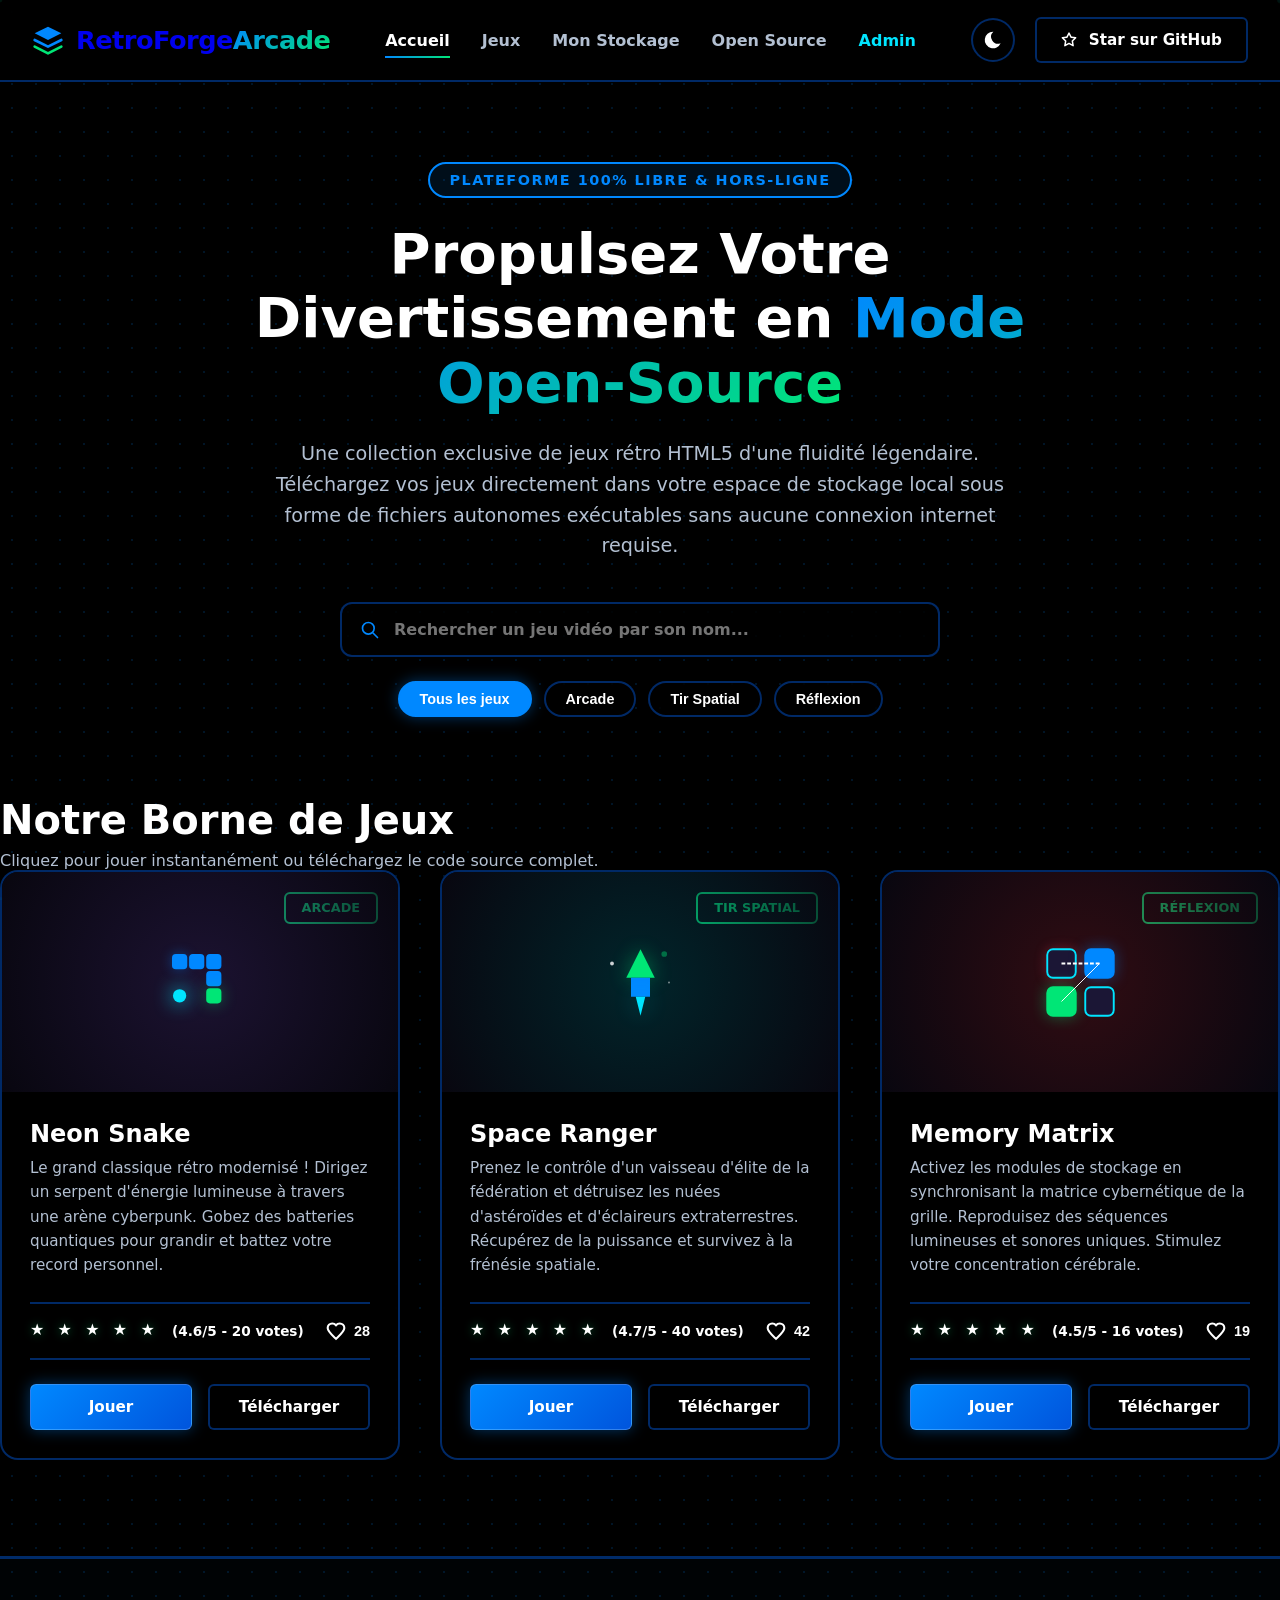
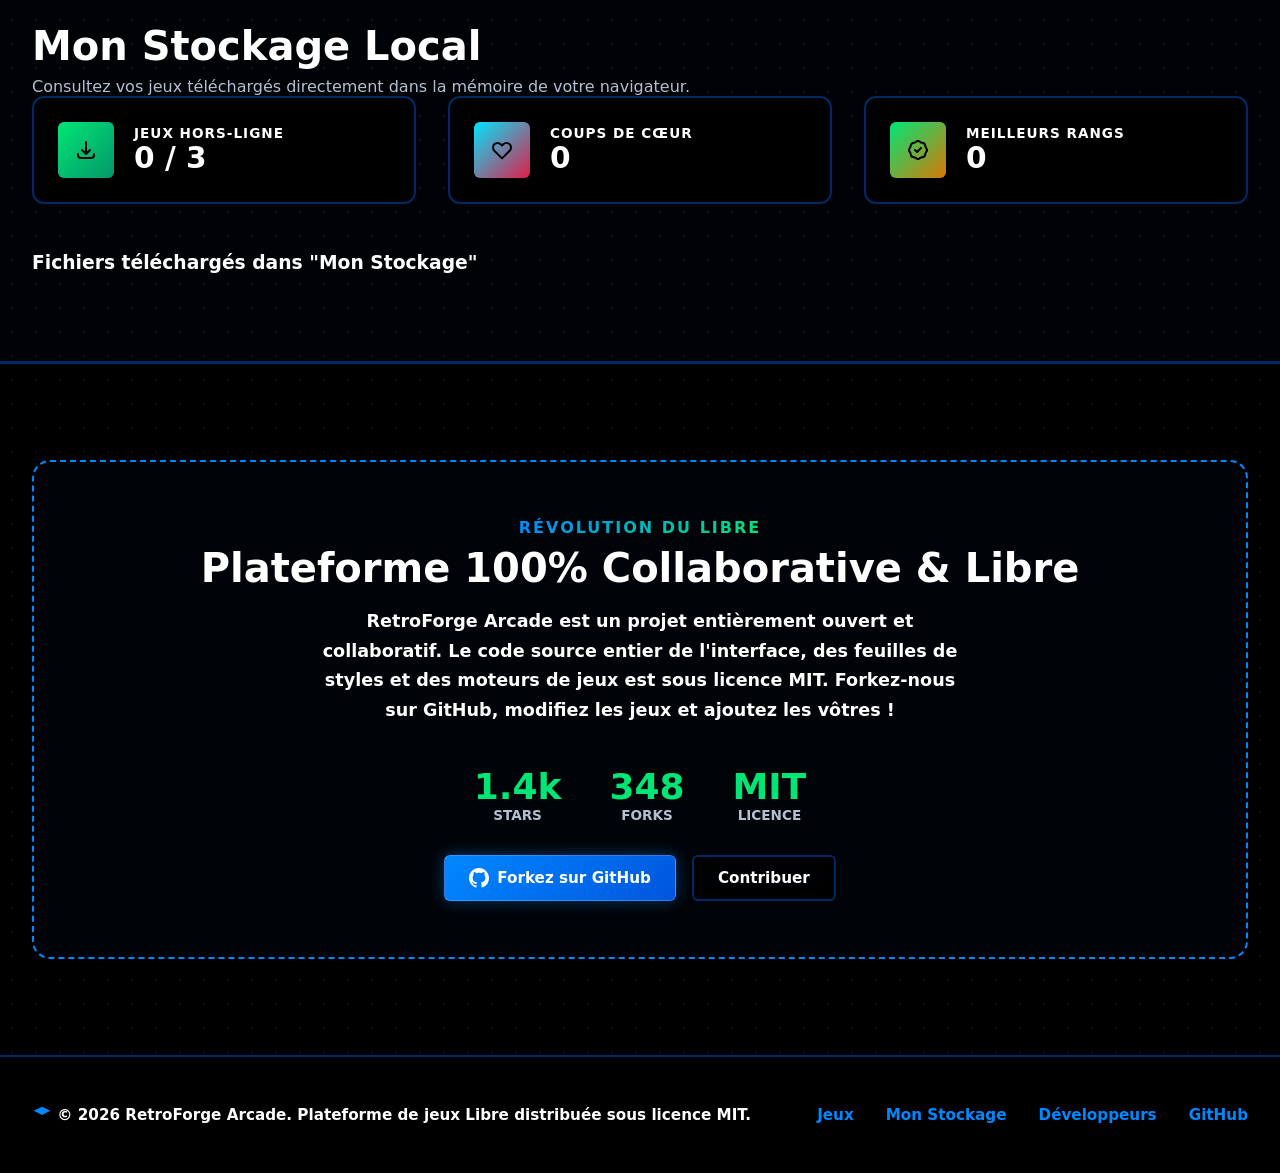
<file: index.html>
<!DOCTYPE html>
<html lang="fr" data-theme="dark">
<head>
  <meta charset="UTF-8">
  <meta name="viewport" content="width=device-width, initial-scale=1.0">
  <title>RetroForge Arcade | Plateforme de Jeux Vidéo Open-Source & Rétro</title>
  
  <!-- SEO Meta Tags -->
  <meta name="description" content="Découvrez RetroForge Arcade, une plateforme open-source de jeux rétro en HTML5. Jouez à des jeux néons, évaluez-les, aimez-les et téléchargez-les instantanément pour y jouer hors-ligne.">
  <meta name="keywords" content="jeux vidéo, open source, html5, retro, snake, shooter, arcade, local storage, hors ligne, téléchargement direct">
  <meta name="author" content="RetroForge Community">
  
  <!-- CSS Stylesheet Link -->
  <link rel="stylesheet" href="f2.css">
</head>
<body>

  <!-- Background Canvas for Interactive Micro-particles -->
  <canvas id="particle-canvas"></canvas>

  <!-- ==========================================
       NAVIGATION BAR
       ========================================== -->
  <header class="navbar" id="main-header">
    <div class="container navbar-container">
      <a href="#" class="logo" id="brand-logo" aria-label="RetroForge Accueil">
        <svg width="32" height="32" viewBox="0 0 24 24" fill="none" xmlns="http://www.w3.org/2000/svg">
          <path d="M12 2L2 7L12 12L22 7L12 2Z" fill="var(--color-primary)"/>
          <path d="M2 17L12 22L22 17" stroke="var(--color-secondary)" stroke-width="2" stroke-linecap="round" stroke-linejoin="round"/>
          <path d="M2 12L12 17L22 12" stroke="var(--color-primary)" stroke-width="2" stroke-linecap="round" stroke-linejoin="round"/>
        </svg>
        <span>RetroForge<span class="gradient-text">Arcade</span></span>
      </a>

      <nav aria-label="Menu principal">
        <ul class="nav-menu" id="nav-links">
          <li><a href="#" class="nav-link active" id="menu-home">Accueil</a></li>
          <li><a href="#games-gallery" class="nav-link" id="menu-games">Jeux</a></li>
          <li><a href="#library-dashboard" class="nav-link" id="menu-library">Mon Stockage</a></li>
          <li><a href="#opensource" class="nav-link" id="menu-open">Open Source</a></li>
          <li><a href="f4.html" class="nav-link" id="menu-admin" style="color: var(--color-accent); font-weight: 700;">Admin</a></li>
        </ul>
      </nav>

      <div class="nav-actions">
        <!-- Interactive Theme Switcher -->
        <button class="theme-toggle-btn" id="theme-toggle-btn" aria-label="Changer de thème (Sombre/Lumineux)" title="Changer de thème">
          <!-- Moon Icon (Dark Mode active by default) -->
          <svg id="theme-icon" viewBox="0 0 24 24">
            <path d="M12 3c.132 0 .263 0 .393.007a7.5 7.5 0 0 0 7.92 12.446A9 9 0 1 1 12 3z"/>
          </svg>
        </button>

        <a href="#opensource" class="btn btn-secondary btn-sm" id="btn-star-git">
          <svg width="16" height="16" viewBox="0 0 16 16" fill="currentColor" style="margin-right: 4px;">
            <path d="M8 .25a.75.75 0 0 1 .673.418l1.882 3.815 4.21.612a.75.75 0 0 1 .416 1.279l-3.046 2.97.719 4.192a.75.75 0 0 1-1.088.791L8 12.347l-3.766 1.98a.75.75 0 0 1-1.088-.79l.72-4.194L.818 6.374a.75.75 0 0 1 .416-1.28l4.21-.611L7.327.668A.75.75 0 0 1 8 .25zm0 2.445L6.615 5.5a.75.75 0 0 1-.564.41l-3.097.45 2.24 2.184a.75.75 0 0 1 .216.664l-.528 3.084 2.769-1.456a.75.75 0 0 1 .698 0l2.77 1.456-.53-3.084a.75.75 0 0 1 .216-.664l2.24-2.183-3.096-.45a.75.75 0 0 1-.564-.41L8 2.695z"/>
          </svg>
          Star sur GitHub
        </a>

        <button class="hamburger" id="mobile-menu-btn" aria-label="Ouvrir le menu mobile">
          ☰
        </button>
      </div>
    </div>
  </header>

  <!-- ==========================================
       HERO BILLBOARD SECTION
       ========================================== -->
  <section class="hero" id="hero-banner">
    <div class="container hero-wrapper">
      <div class="open-source-badge" id="os-badge">Plateforme 100% Libre &amp; Hors-ligne</div>
      <h1>Propulsez Votre Divertissement en <span class="gradient-text">Mode Open-Source</span></h1>
      <p>Une collection exclusive de jeux rétro HTML5 d'une fluidité légendaire. Téléchargez vos jeux directement dans votre espace de stockage local sous forme de fichiers autonomes exécutables sans aucune connexion internet requise.</p>
      
      <!-- Interactive Search and Filters -->
      <div class="search-filter-box">
        <div class="search-input-wrapper">
          <svg fill="none" viewBox="0 0 24 24" stroke="currentColor">
            <path stroke-linecap="round" stroke-linejoin="round" stroke-width="2" d="M21 21l-6-6m2-5a7 7 0 11-14 0 7 7 0 0114 0z" />
          </svg>
          <input type="text" class="search-input" id="search-input" placeholder="Rechercher un jeu vidéo par son nom..." aria-label="Recherche de jeux">
        </div>
        
        <div class="category-filters" id="genre-filters">
          <button class="filter-chip active" data-category="all" id="filter-all">Tous les jeux</button>
          <button class="filter-chip" data-category="arcade" id="filter-arcade">Arcade</button>
          <button class="filter-chip" data-category="tir" id="filter-tir">Tir Spatial</button>
          <button class="filter-chip" data-category="puzzle" id="filter-puzzle">Réflexion</button>
        </div>
      </div>
    </div>
  </section>

  <!-- ==========================================
       MAIN GAMES GALLERY
       ========================================== -->
  <main class="container games-section" id="games-gallery">
    <div class="section-header">
      <div>
        <h2>Notre Borne de Jeux</h2>
        <p style="color: var(--color-text-muted); margin-top: 0.25rem;">Cliquez pour jouer instantanément ou téléchargez le code source complet.</p>
      </div>
    </div>

    <!-- Games Cards Grid -->
    <div class="games-grid" id="games-grid">
      
      <!-- GAME CARD 1: NEON SNAKE -->
      <article class="game-card" data-genre="arcade" id="card-snake">
        <span class="game-tag">Arcade</span>
        <div class="game-visual" style="background-image: radial-gradient(circle, rgba(139, 92, 246, 0.2) 0%, rgba(10, 8, 19, 0.8) 100%);">
          <!-- Custom Vector Art representing Cyber Snake -->
          <svg viewBox="0 0 100 100" fill="none" xmlns="http://www.w3.org/2000/svg">
            <rect x="20" y="20" width="16" height="16" rx="4" fill="var(--color-primary)" filter="drop-shadow(0 0 6px var(--color-primary-glow))" />
            <rect x="38" y="20" width="16" height="16" rx="4" fill="var(--color-primary)" />
            <rect x="56" y="20" width="16" height="16" rx="4" fill="var(--color-primary)" />
            <rect x="56" y="38" width="16" height="16" rx="4" fill="var(--color-primary)" />
            <rect x="56" y="56" width="16" height="16" rx="4" fill="var(--color-secondary)" filter="drop-shadow(0 0 8px var(--color-secondary-glow))" />
            <!-- Glowing apple -->
            <circle cx="28" cy="64" r="7" fill="var(--color-accent)" filter="drop-shadow(0 0 10px var(--color-accent))" />
          </svg>
        </div>
        <div class="game-info">
          <h3>Neon Snake</h3>
          <p class="game-description">Le grand classique rétro modernisé ! Dirigez un serpent d'énergie lumineuse à travers une arène cyberpunk. Gobez des batteries quantiques pour grandir et battez votre record personnel.</p>
          
          <!-- Rating and Evaluation system -->
          <div class="evaluation-row">
            <div class="rating-interactive" data-game-id="snake">
              <span class="star-icon" data-value="1" aria-label="1 étoile">&#9733;</span>
              <span class="star-icon" data-value="2" aria-label="2 étoiles">&#9733;</span>
              <span class="star-icon" data-value="3" aria-label="3 étoiles">&#9733;</span>
              <span class="star-icon" data-value="4" aria-label="4 étoiles">&#9733;</span>
              <span class="star-icon" data-value="5" aria-label="5 étoiles">&#9733;</span>
              <span class="rating-count" id="rating-count-snake">(0 votes)</span>
            </div>
            
            <button class="like-btn" id="like-btn-snake" data-game-id="snake" aria-label="Aimer Neon Snake">
              <svg viewBox="0 0 24 24"><path d="M12 21.35l-1.45-1.32C5.4 15.36 2 12.28 2 8.5 2 5.42 4.42 3 7.5 3c1.74 0 3.41.81 4.5 2.09C13.09 3.81 14.76 3 16.5 3 19.58 3 22 5.42 22 8.5c0 3.78-3.4 6.86-8.55 11.54L12 21.35z"/></svg>
              <span class="like-counter" id="like-count-snake">28</span>
            </button>
          </div>
          
          <div class="game-footer-actions">
            <button class="btn btn-primary play-game-btn" data-game="snake" id="btn-play-snake">Jouer</button>
            <button class="btn btn-secondary download-game-btn" data-game="snake" id="btn-down-snake">Télécharger</button>
          </div>
        </div>
      </article>

      <!-- GAME CARD 2: SPACE RANGER -->
      <article class="game-card" data-genre="tir" id="card-shooter">
        <span class="game-tag">Tir Spatial</span>
        <div class="game-visual" style="background-image: radial-gradient(circle, rgba(6, 182, 212, 0.2) 0%, rgba(10, 8, 19, 0.8) 100%);">
          <svg viewBox="0 0 100 100" fill="none" xmlns="http://www.w3.org/2000/svg">
            <!-- Rocket graphics -->
            <path d="M50 15L65 45H35L50 15Z" fill="var(--color-secondary)" filter="drop-shadow(0 0 10px var(--color-secondary-glow))" />
            <path d="M40 45H60V65H40V45Z" fill="var(--color-primary)" />
            <!-- Reactor flame -->
            <path d="M45 65L50 85L55 65H45Z" fill="var(--color-accent)" filter="drop-shadow(0 0 12px var(--color-accent-glow))" />
            <!-- Star background dots -->
            <circle cx="20" cy="30" r="2" fill="white" opacity="0.8"/>
            <circle cx="80" cy="50" r="1" fill="white" opacity="0.5"/>
            <circle cx="75" cy="20" r="3" fill="var(--color-secondary-glow)"/>
          </svg>
        </div>
        <div class="game-info">
          <h3>Space Ranger</h3>
          <p class="game-description">Prenez le contrôle d'un vaisseau d'élite de la fédération et détruisez les nuées d'astéroïdes et d'éclaireurs extraterrestres. Récupérez de la puissance et survivez à la frénésie spatiale.</p>
          
          <div class="evaluation-row">
            <div class="rating-interactive" data-game-id="shooter">
              <span class="star-icon" data-value="1" aria-label="1 étoile">&#9733;</span>
              <span class="star-icon" data-value="2" aria-label="2 étoiles">&#9733;</span>
              <span class="star-icon" data-value="3" aria-label="3 étoiles">&#9733;</span>
              <span class="star-icon" data-value="4" aria-label="4 étoiles">&#9733;</span>
              <span class="star-icon" data-value="5" aria-label="5 étoiles">&#9733;</span>
              <span class="rating-count" id="rating-count-shooter">(0 votes)</span>
            </div>
            
            <button class="like-btn" id="like-btn-shooter" data-game-id="shooter" aria-label="Aimer Space Ranger">
              <svg viewBox="0 0 24 24"><path d="M12 21.35l-1.45-1.32C5.4 15.36 2 12.28 2 8.5 2 5.42 4.42 3 7.5 3c1.74 0 3.41.81 4.5 2.09C13.09 3.81 14.76 3 16.5 3 19.58 3 22 5.42 22 8.5c0 3.78-3.4 6.86-8.55 11.54L12 21.35z"/></svg>
              <span class="like-counter" id="like-count-shooter">42</span>
            </button>
          </div>
          
          <div class="game-footer-actions">
            <button class="btn btn-primary play-game-btn" data-game="shooter" id="btn-play-shooter">Jouer</button>
            <button class="btn btn-secondary download-game-btn" data-game="shooter" id="btn-down-shooter">Télécharger</button>
          </div>
        </div>
      </article>

      <!-- GAME CARD 3: MEMORY MATRIX -->
      <article class="game-card" data-genre="puzzle" id="card-puzzle">
        <span class="game-tag">Réflexion</span>
        <div class="game-visual" style="background-image: radial-gradient(circle, rgba(244, 63, 94, 0.2) 0%, rgba(10, 8, 19, 0.8) 100%);">
          <svg viewBox="0 0 100 100" fill="none" xmlns="http://www.w3.org/2000/svg">
            <!-- Grid of beautiful lock nodes -->
            <rect x="15" y="15" width="30" height="30" rx="6" fill="#1b1635" stroke="var(--color-accent)" stroke-width="2" filter="drop-shadow(0 0 6px rgba(244, 63, 94, 0.3))"/>
            <rect x="55" y="15" width="30" height="30" rx="6" fill="var(--color-primary)" stroke="var(--color-primary)" stroke-width="2" filter="drop-shadow(0 0 8px var(--color-primary-glow))"/>
            <rect x="15" y="55" width="30" height="30" rx="6" fill="var(--color-secondary)" stroke="var(--color-secondary)" stroke-width="2" filter="drop-shadow(0 0 8px var(--color-secondary-glow))"/>
            <rect x="55" y="55" width="30" height="30" rx="6" fill="#1b1635" stroke="var(--color-accent)" stroke-width="2" />
            <!-- Hologram line connecting them -->
            <line x1="30" y1="30" x2="70" y2="30" stroke="white" stroke-width="2" stroke-dasharray="4 2" />
            <line x1="30" y1="70" x2="70" y2="30" stroke="white" stroke-width="1" />
          </svg>
        </div>
        <div class="game-info">
          <h3>Memory Matrix</h3>
          <p class="game-description">Activez les modules de stockage en synchronisant la matrice cybernétique de la grille. Reproduisez des séquences lumineuses et sonores uniques. Stimulez votre concentration cérébrale.</p>
          
          <div class="evaluation-row">
            <div class="rating-interactive" data-game-id="puzzle">
              <span class="star-icon" data-value="1" aria-label="1 étoile">&#9733;</span>
              <span class="star-icon" data-value="2" aria-label="2 étoiles">&#9733;</span>
              <span class="star-icon" data-value="3" aria-label="3 étoiles">&#9733;</span>
              <span class="star-icon" data-value="4" aria-label="4 étoiles">&#9733;</span>
              <span class="star-icon" data-value="5" aria-label="5 étoiles">&#9733;</span>
              <span class="rating-count" id="rating-count-puzzle">(0 votes)</span>
            </div>
            
            <button class="like-btn" id="like-btn-puzzle" data-game-id="puzzle" aria-label="Aimer Memory Matrix">
              <svg viewBox="0 0 24 24"><path d="M12 21.35l-1.45-1.32C5.4 15.36 2 12.28 2 8.5 2 5.42 4.42 3 7.5 3c1.74 0 3.41.81 4.5 2.09C13.09 3.81 14.76 3 16.5 3 19.58 3 22 5.42 22 8.5c0 3.78-3.4 6.86-8.55 11.54L12 21.35z"/></svg>
              <span class="like-counter" id="like-count-puzzle">19</span>
            </button>
          </div>
          
          <div class="game-footer-actions">
            <button class="btn btn-primary play-game-btn" data-game="puzzle" id="btn-play-puzzle">Jouer</button>
            <button class="btn btn-secondary download-game-btn" data-game="puzzle" id="btn-down-puzzle">Télécharger</button>
          </div>
        </div>
      </article>

    </div>
  </main>

  <!-- ==========================================
       RETRO GAME CONSOLE CABINET MODAL (CRT SCREEN)
       ========================================== -->
  <div class="arcade-modal" id="arcade-modal" role="dialog" aria-modal="true" aria-labelledby="modal-game-title">
    <div class="arcade-cabinet">
      <!-- Cabinet Marquee Top -->
      <div class="cabinet-header">
        <div class="cabinet-title-row">
          <svg width="24" height="24" viewBox="0 0 24 24" fill="none" style="filter: drop-shadow(0 0 4px white);">
            <path d="M21 6H3c-1.1 0-2 .9-2 2v8c0 1.1.9 2 2 2h18c1.1 0 2-.9 2-2V8c0-1.1-.9-2-2-2zm-10 7H8v3H6v-3H3v-2h3V8h2v3h3v2zm4.5 3c-.83 0-1.5-.67-1.5-1.5s.67-1.5 1.5-1.5 1.5.67 1.5 1.5-.67 1.5-1.5 1.5zm3-3c-.83 0-1.5-.67-1.5-1.5S18.67 9 19.5 9s1.5.67 1.5 1.5-.67 1.5-1.5 1.5z" fill="white"/>
          </svg>
          <span class="cabinet-title" id="modal-game-title">Jeu en cours</span>
        </div>
        <button class="modal-close-btn" id="modal-close-btn" aria-label="Fermer la console">✕</button>
      </div>

      <!-- Play Screen with Vintage CRT Filter and Scanlines -->
      <div class="screen-area">
        <div class="canvas-wrapper">
          <canvas id="game-canvas"></canvas>
          <div class="crt-overlay"></div>
          <div class="crt-scanlines"></div>
        </div>
        
        <div class="screen-hud">
          <div class="hud-score">SCORE : <span id="hud-score-val">0</span></div>
          <div class="hud-lives" id="hud-lives-container">VIES : <span id="hud-lives-val">3</span></div>
        </div>

        <!-- Virtual Mobile Controllers (D-Pad) -->
        <div class="virtual-gamepad" id="virtual-gamepad">
          <button class="pad-btn pad-up" id="pad-up" aria-label="Haut">▲</button>
          <button class="pad-btn pad-left" id="pad-left" aria-label="Gauche">◀</button>
          <button class="pad-btn pad-shoot" id="pad-action" aria-label="Tirer / Confirmer">🔫</button>
          <button class="pad-btn pad-right" id="pad-right" aria-label="Droite">▶</button>
          <button class="pad-btn pad-down" id="pad-down" aria-label="Bas">▼</button>
        </div>
      </div>

      <!-- Control Sidebar and Instructions -->
      <div class="controls-sidebar">
        <div class="controls-section">
          <h4>Instructions de Jeu</h4>
          <div class="key-layout" id="game-instructions">
            <!-- Populated dynamically via JS per game type -->
          </div>
        </div>

        <div class="controls-section">
          <h4>Effets &amp; Audio</h4>
          <div class="audio-panel">
            <span>Sons 8-Bit Rétro (Web Audio)</span>
            <label class="switch" id="audio-toggle-wrapper">
              <input type="checkbox" id="sound-toggle" checked>
              <span class="slider"></span>
            </label>
          </div>
        </div>

        <div class="controls-section" style="margin-top: auto;">
          <button class="btn btn-accent" id="restart-game-btn" style="width: 100%;">
            <svg width="18" height="18" fill="none" viewBox="0 0 24 24" stroke="currentColor">
              <path stroke-linecap="round" stroke-linejoin="round" stroke-width="2" d="M4 4v5h.582m15.356 2A8.001 8.001 0 1121.21 8H18" />
            </svg>
            Recommencer
          </button>
        </div>
      </div>
    </div>
  </div>

  <!-- ==========================================
       USER PERSONAL DASHBOARD / LIBRARY STORAGE
       ========================================== -->
  <section class="library-section" id="library-dashboard">
    <div class="container">
      <div class="section-header">
        <div>
          <h2>Mon Stockage Local</h2>
          <p style="color: var(--color-text-muted); margin-top: 0.25rem;">Consultez vos jeux téléchargés directement dans la mémoire de votre navigateur.</p>
        </div>
      </div>

      <!-- Statistical grid -->
      <div class="dashboard-summary">
        <div class="stat-card" id="stat-downloaded">
          <div class="stat-icon-wrapper" style="background: linear-gradient(135deg, var(--color-success), #059669);">
            <svg width="24" height="24" fill="none" viewBox="0 0 24 24" stroke="currentColor">
              <path stroke-linecap="round" stroke-linejoin="round" stroke-width="2" d="M4 16v1a3 3 0 003 3h10a3 3 0 003-3v-1m-4-4l-4 4m0 0l-4-4m4 4V4" />
            </svg>
          </div>
          <div class="stat-info">
            <h4>Jeux Hors-ligne</h4>
            <div class="stat-value" id="stats-downloaded-count">0 / 3</div>
          </div>
        </div>

        <div class="stat-card" id="stat-favorites">
          <div class="stat-icon-wrapper" style="background: linear-gradient(135deg, var(--color-accent), #e11d48);">
            <svg width="24" height="24" fill="none" viewBox="0 0 24 24" stroke="currentColor">
              <path stroke-linecap="round" stroke-linejoin="round" stroke-width="2" d="M4.318 6.318a4.5 4.5 0 000 6.364L12 20.364l7.682-7.682a4.5 4.5 0 00-6.364-6.364L12 7.636l-1.318-1.318a4.5 4.5 0 00-6.364 0z" />
            </svg>
          </div>
          <div class="stat-info">
            <h4>Coups de Cœur</h4>
            <div class="stat-value" id="stats-likes-count">0</div>
          </div>
        </div>

        <div class="stat-card" id="stat-highscores">
          <div class="stat-icon-wrapper" style="background: linear-gradient(135deg, var(--color-warning), #d97706);">
            <svg width="24" height="24" fill="none" viewBox="0 0 24 24" stroke="currentColor">
              <path stroke-linecap="round" stroke-linejoin="round" stroke-width="2" d="M9 12l2 2 4-4M7.835 4.697a3.42 3.42 0 001.946-.806 3.42 3.42 0 014.438 0 3.42 3.42 0 001.946.806 3.42 3.42 0 013.138 3.138 3.42 3.42 0 00.806 1.946 3.42 3.42 0 010 4.438 3.42 3.42 0 00-.806 1.946 3.42 3.42 0 01-3.138 3.138 3.42 3.42 0 00-1.946.806 3.42 3.42 0 01-4.438 0 3.42 3.42 0 00-1.946-.806 3.42 3.42 0 01-3.138-3.138 3.42 3.42 0 00-.806-1.946 3.42 3.42 0 010-4.438 3.42 3.42 0 00.806-1.946 3.42 3.42 0 013.138-3.138z" />
            </svg>
          </div>
          <div class="stat-info">
            <h4>Meilleurs Rangs</h4>
            <div class="stat-value" id="stats-highscore-sum">0</div>
          </div>
        </div>
      </div>

      <!-- Live storage and offline files list -->
      <div class="installed-list-wrapper">
        <h3 style="margin-bottom: 1.5rem; font-family: var(--font-game);">Fichiers téléchargés dans "Mon Stockage"</h3>
        <div class="installed-list" id="installed-list-container">
          <!-- Populated dynamically via JS: either list of downloadable files or clean empty state -->
          <div style="text-align: center; padding: 3rem; color: var(--color-text-muted);" id="empty-library-msg">
            <svg width="48" height="48" viewBox="0 0 24 24" fill="none" stroke="currentColor" stroke-width="1.5" style="margin-bottom: 1rem; opacity: 0.5;">
              <path stroke-linecap="round" stroke-linejoin="round" d="M20.25 7.5l-.625 10.632a2.25 2.25 0 01-2.247 2.118H6.622a2.25 2.25 0 01-2.247-2.118L3.75 7.5M10 11.25h4M3.375 7.5h17.25c.621 0 1.125-.504 1.125-1.125v-1.5c0-.621-.504-1.125-1.125-1.125H3.375c-.621 0-1.125.504-1.125 1.125v1.5c0 .621.504 1.125 1.125 1.125z" />
            </svg>
            <p>Aucun jeu n'a encore été téléchargé dans votre stockage local. Téléchargez un jeu ci-dessus pour y accéder instantanément hors-ligne !</p>
          </div>
        </div>
      </div>

    </div>
  </section>

  <!-- ==========================================
       OPEN SOURCE INFORMATION ZONE
       ========================================== -->
  <section class="opensource-section" id="opensource">
    <div class="container">
      <div class="opensource-box">
        <span class="gradient-text" style="font-weight: 800; text-transform: uppercase; letter-spacing: 2px;">Révolution du Libre</span>
        <h2 style="margin-top: 0.5rem;">Plateforme 100% Collaborative &amp; Libre</h2>
        <p>RetroForge Arcade est un projet entièrement ouvert et collaboratif. Le code source entier de l'interface, des feuilles de styles et des moteurs de jeux est sous licence MIT. Forkez-nous sur GitHub, modifiez les jeux et ajoutez les vôtres !</p>
        
        <div class="git-stats">
          <div>
            <div class="git-stat-val" id="git-stars-count">1.4k</div>
            <div class="git-stat-lbl">Stars</div>
          </div>
          <div>
            <div class="git-stat-val" id="git-forks-count">348</div>
            <div class="git-stat-lbl">Forks</div>
          </div>
          <div>
            <div class="git-stat-val" id="git-license-type">MIT</div>
            <div class="git-stat-lbl">Licence</div>
          </div>
        </div>

        <div style="display: flex; gap: 1rem; justify-content: center; flex-wrap: wrap;">
          <a href="https://github.com" target="_blank" class="btn btn-primary" id="btn-github-link">
            <svg width="20" height="20" fill="currentColor" viewBox="0 0 16 16">
              <path d="M8 0C3.58 0 0 3.58 0 8c0 3.54 2.29 6.53 5.47 7.59.4.07.55-.17.55-.38 0-.19-.01-.82-.01-1.49-2.01.37-2.53-.49-2.69-.94-.09-.23-.48-.94-.82-1.13-.28-.15-.68-.52-.01-.53.63-.01 1.08.58 1.23.82.72 1.21 1.87.87 2.33.66.07-.52.28-.87.51-1.07-1.78-.2-3.64-.89-3.64-3.95 0-.87.31-1.59.82-2.15-.08-.2-.36-1.02.08-2.12 0 0 .67-.21 2.2.82.64-.18 1.32-.27 2-.27.68 0 1.36.09 2 .27 1.53-1.04 2.2-.82 2.2-.82.44 1.1.16 1.92.08 2.12.51.56.82 1.27.82 2.15 0 3.07-1.87 3.75-3.65 3.95.29.25.54.73.54 1.48 0 1.07-.01 1.93-.01 2.2 0 .21.15.46.55.38A8.013 8.013 0 0 0 16 8c0-4.42-3.58-8-8-8z"/>
            </svg>
            Forkez sur GitHub
          </a>
          <button class="btn btn-secondary" id="btn-submit-review" onclick="alert('Merci pour votre intérêt ! En tant que projet local autonome, les contributions se font via la création de Pull Requests sur la branche principale.')">
            Contribuer
          </button>
        </div>
      </div>
    </div>
  </section>

  <!-- ==========================================
       FOOTER
       ========================================== -->
  <footer class="footer">
    <div class="container footer-container">
      <div class="footer-copy">
        <svg width="20" height="20" viewBox="0 0 24 24" fill="none" style="vertical-align: middle;">
          <path d="M12 2L2 7L12 12L22 7L12 2Z" fill="var(--color-primary)"/>
        </svg>
        <span>&copy; 2026 RetroForge Arcade. Plateforme de jeux Libre distribuée sous licence MIT.</span>
      </div>

      <div class="footer-links">
        <a href="#games-gallery" class="footer-link">Jeux</a>
        <a href="#library-dashboard" class="footer-link">Mon Stockage</a>
        <a href="#opensource" class="footer-link">Développeurs</a>
        <a href="https://github.com" target="_blank" class="footer-link">GitHub</a>
      </div>
    </div>
  </footer>

  <!-- Link to interactive logic engine JS -->
  <script src="f3.js"></script>
</body>
</html>
</file>
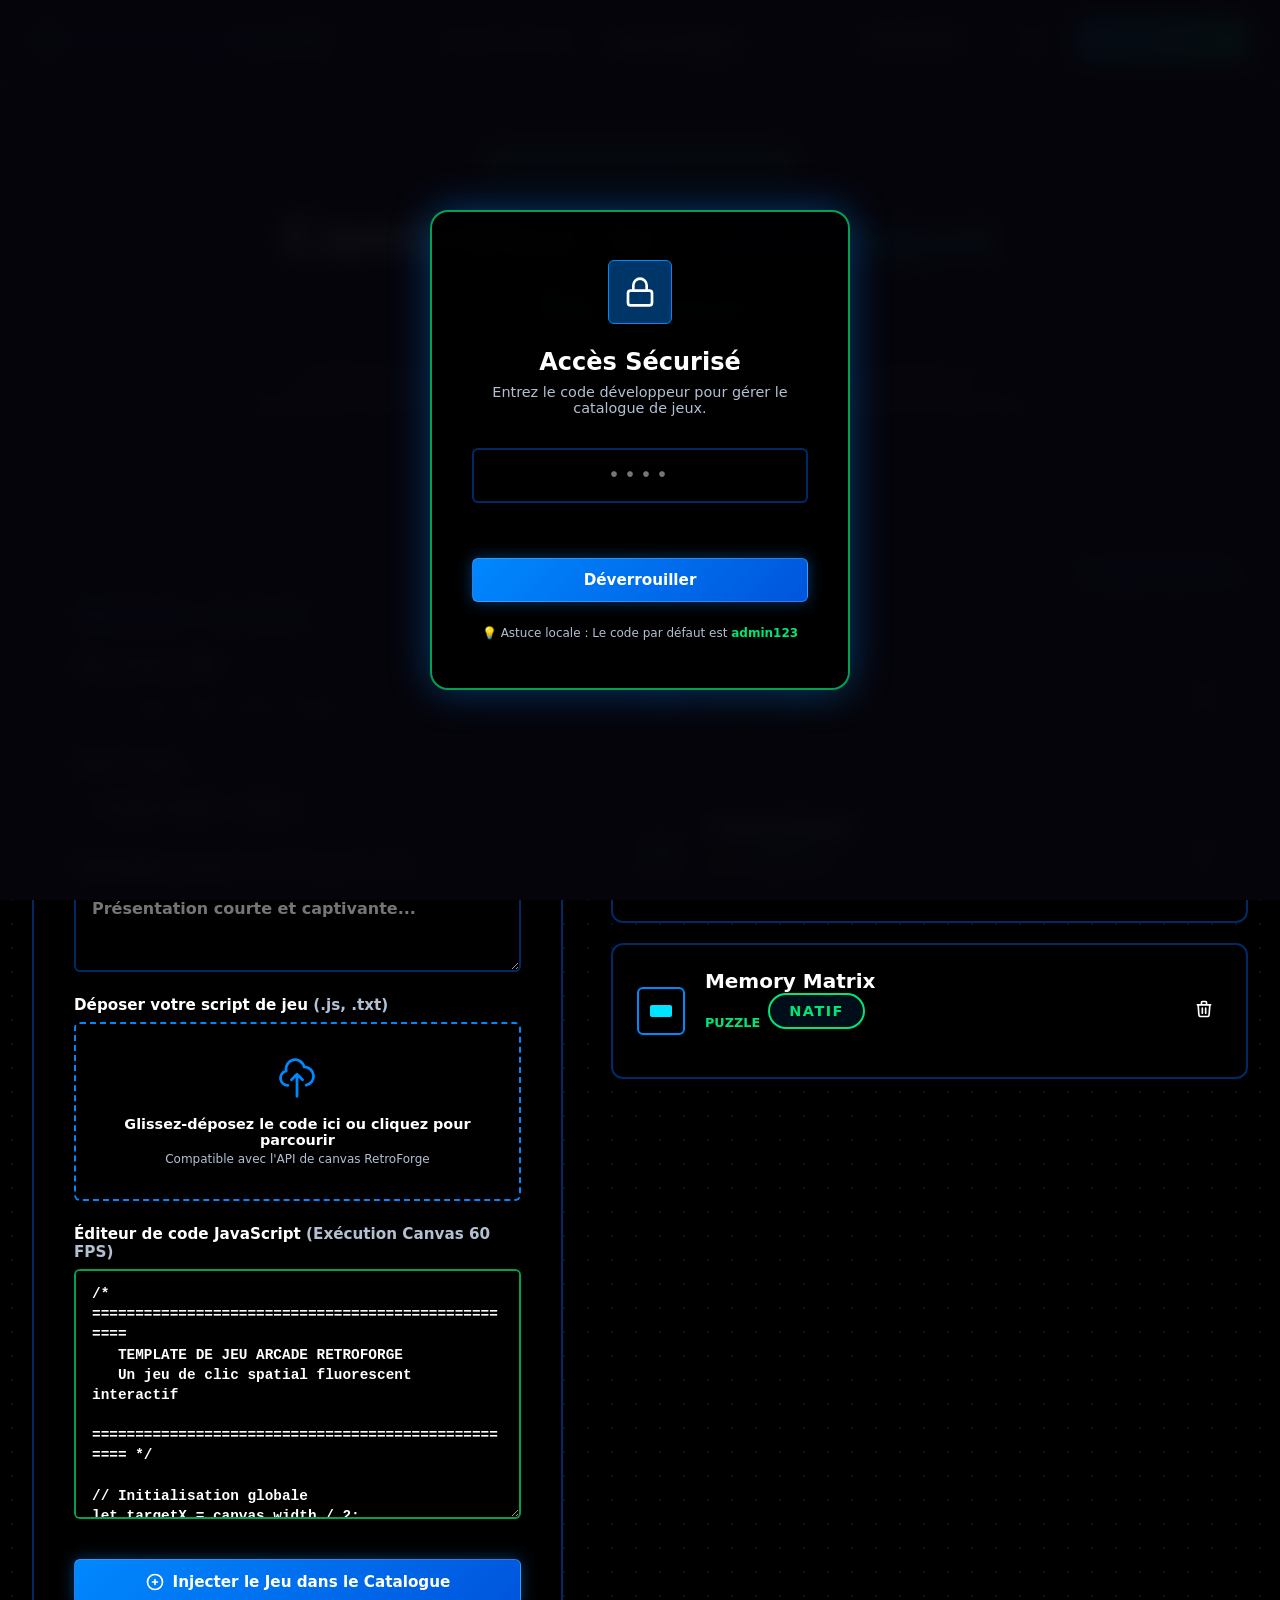
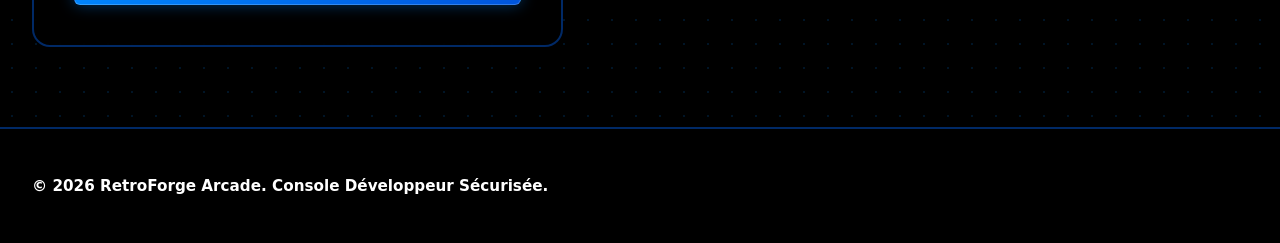
<file: f4.html>
<!DOCTYPE html>
<html lang="fr" data-theme="dark">
<head>
  <meta charset="UTF-8">
  <meta name="viewport" content="width=device-width, initial-scale=1.0">
  <title>Administration | RetroForge Arcade</title>
  <meta name="description" content="Espace de gestion et administration sécurisé hors-ligne de RetroForge Arcade.">
  <link rel="stylesheet" href="f2.css">
  
  <style>
    /* Styles pour l'écran de verrouillage d'administration */
    .login-overlay {
      position: fixed;
      top: 0;
      left: 0;
      width: 100vw;
      height: 100vh;
      background: rgba(6, 5, 11, 0.95);
      z-index: 2000;
      display: flex;
      align-items: center;
      justify-content: center;
      padding: 1.5rem;
      backdrop-filter: blur(12px);
      transition: opacity var(--transition-smooth), transform var(--transition-smooth);
    }
    
    .login-overlay.hidden {
      opacity: 0;
      pointer-events: none;
      transform: scale(1.05);
    }
    
    .login-card {
      width: 100%;
      max-width: 420px;
      background: var(--bg-glass);
      border: 2px solid var(--border-glass-hover);
      border-radius: var(--border-radius-lg);
      padding: 3rem 2.5rem;
      box-shadow: 0 0 40px var(--color-primary-glow);
      text-align: center;
      animation: form-entrance 0.5s cubic-bezier(0.175, 0.885, 0.32, 1.275);
    }
    
    @keyframes form-entrance {
      from { transform: translateY(30px); opacity: 0; }
      to { transform: translateY(0); opacity: 1; }
    }
    
    .login-logo {
      display: inline-flex;
      align-items: center;
      justify-content: center;
      width: 64px;
      height: 64px;
      border-radius: var(--border-radius-sm);
      background: var(--color-primary-glow);
      color: white;
      margin-bottom: 1.5rem;
      border: 1px solid var(--color-primary);
    }
    
    .login-card h2 {
      font-family: var(--font-game);
      font-size: 1.5rem;
      margin-bottom: 0.5rem;
    }
    
    .login-card p {
      color: var(--color-text-muted);
      font-size: 0.9rem;
      margin-bottom: 2rem;
    }
    
    .login-input {
      text-align: center;
      font-size: 1.25rem;
      letter-spacing: 4px;
      font-family: var(--font-mono);
      border-color: var(--border-glass);
      margin-bottom: 1rem;
    }
    
    .login-input:focus {
      border-color: var(--color-secondary);
    }
    
    .login-error-msg {
      color: var(--color-accent);
      font-size: 0.8rem;
      font-weight: 600;
      margin-bottom: 1rem;
      opacity: 0;
      transition: opacity var(--transition-fast);
    }
    
    .shake {
      animation: shake 0.4s ease-in-out;
    }
    
    @keyframes shake {
      0%, 100% { transform: translateX(0); }
      20%, 60% { transform: translateX(-8px); }
      40%, 80% { transform: translateX(8px); }
    }
  </style>
</head>
<body>

  <!-- ==========================================
       LOGIN SECURE OVERLAY SCREEN (100% OFFLINE)
       ========================================== -->
  <div class="login-overlay" id="login-overlay">
    <div class="login-card" id="login-card">
      <div class="login-logo">
        <svg width="32" height="32" viewBox="0 0 24 24" fill="none" stroke="currentColor" stroke-width="2">
          <rect x="3" y="11" width="18" height="11" rx="2" ry="2"></rect>
          <path d="M7 11V7a5 5 0 0 1 10 0v4"></path>
        </svg>
      </div>
      <h2>Accès Sécurisé</h2>
      <p>Entrez le code développeur pour gérer le catalogue de jeux.</p>
      
      <form id="login-form">
        <div class="form-group" style="margin-bottom: 0.5rem;">
          <input type="password" id="login-password" class="form-control login-input" placeholder="••••" required autocomplete="off">
        </div>
        <div class="login-error-msg" id="login-error-msg">Code d'accès incorrect. Veuillez réessayer.</div>
        
        <button type="submit" class="btn btn-primary" style="width: 100%;">Déverrouiller</button>
      </form>
      
      <div style="margin-top: 1.5rem; font-size: 0.75rem; color: var(--color-text-muted);">
        💡 Astuce locale : Le code par défaut est <strong style="color: var(--color-secondary);">admin123</strong>
      </div>
    </div>
  </div>

  <!-- Background Canvas for Interactive Micro-particles -->
  <canvas id="particle-canvas"></canvas>

  <!-- ==========================================
       NAVIGATION BAR WITH LOGOUT BUTTON
       ========================================== -->
  <header class="navbar">
    <div class="container navbar-container">
      <a href="f1.html" class="logo" id="brand-logo">
        <svg width="32" height="32" viewBox="0 0 24 24" fill="none" xmlns="http://www.w3.org/2000/svg">
          <path d="M12 2L2 7L12 12L22 7L12 2Z" fill="var(--color-primary)"/>
          <path d="M2 17L12 22L22 17" stroke="var(--color-secondary)" stroke-width="2" stroke-linecap="round" stroke-linejoin="round"/>
          <path d="M2 12L17 12L22 12" stroke="var(--color-primary)" stroke-width="2" stroke-linecap="round" stroke-linejoin="round"/>
        </svg>
        <span>RetroForge<span class="gradient-text">Arcade</span></span>
      </a>

      <nav aria-label="Menu administration">
        <ul class="nav-menu">
          <li><a href="f1.html" class="nav-link">← Retour au Site</a></li>
          <li><a href="#" class="nav-link active">Console Admin</a></li>
        </ul>
      </nav>

      <div class="nav-actions">
        <!-- Re-initialize Catalog Button -->
        <button class="btn btn-secondary btn-sm" id="btn-reset-catalog" title="Restaurer tous les jeux natifs">
          Réinitialiser
        </button>

        <button class="theme-toggle-btn" id="theme-toggle-btn" aria-label="Changer de thème">
          <svg id="theme-icon" viewBox="0 0 24 24">
            <path d="M12 3c.132 0 .263 0 .393.007a7.5 7.5 0 0 0 7.92 12.446A9 9 0 1 1 12 3z"/>
          </svg>
        </button>

        <!-- Logout Button -->
        <button class="btn btn-accent btn-sm" id="btn-logout" title="Se déconnecter" style="padding: 0.6rem 1rem;">
          <svg width="18" height="18" fill="none" viewBox="0 0 24 24" stroke="currentColor">
            <path stroke-linecap="round" stroke-linejoin="round" stroke-width="2" d="M17 16l4-4m0 0l-4-4m4 4H7m6 4v1a3 3 0 01-3 3H6a3 3 0 01-3-3V7a3 3 0 013-3h4a3 3 0 013 3v1" />
          </svg>
          Déconnexion
        </button>
      </div>
    </div>
  </header>

  <!-- ==========================================
       HERO BANNER
       ========================================== -->
  <section class="hero" style="padding: 4rem 0 2rem;">
    <div class="container hero-wrapper">
      <div class="open-source-badge" style="border-color: var(--color-secondary); background: var(--color-secondary-glow);">Panneau d'administration</div>
      <h1>Contrôlez le <span class="gradient-text">Catalogue de Jeux</span></h1>
      <p>Configurez la borne d'arcade de A à Z. Ajoutez vos propres créations en JavaScript local ou supprimez n'importe quel jeu existant (y compris les jeux par défaut de la plateforme).</p>
    </div>
  </section>

  <!-- ==========================================
       ADMIN GRID & FORM
       ========================================== -->
  <main class="container">
    <div class="admin-grid">
      
      <!-- Left Column: Add Game Form -->
      <section class="admin-form-box">
        <h2 style="font-family: var(--font-game); font-size: 1.8rem; margin-bottom: 1.5rem;" class="gradient-text">Ajouter un Jeu</h2>
        
        <form id="add-game-form">
          <div class="form-group">
            <label for="game-name">Nom du Jeu vidéo</label>
            <input type="text" id="game-name" class="form-control" placeholder="Ex: Cyber Void, Pixel Clicker..." required>
          </div>

          <div class="form-group">
            <label for="game-category">Genre du Jeu</label>
            <select id="game-category" class="form-control" style="background: rgba(0,0,0,0.6);" required>
              <option value="arcade">Arcade (Grille / Action)</option>
              <option value="tir">Tir Spatial (Scrolling / Combat)</option>
              <option value="puzzle">Réflexion (Logique / Simon)</option>
            </select>
          </div>

          <div class="form-group">
            <label for="game-desc">Description du Jeu <span>(150 caractères max)</span></label>
            <textarea id="game-desc" class="form-control" rows="3" placeholder="Présentation courte et captivante..." required></textarea>
          </div>

          <div class="form-group">
            <label>Déposer votre script de jeu <span>(.js, .txt)</span></label>
            <div class="file-drag-zone" id="file-drag-zone">
              <svg fill="none" viewBox="0 0 24 24" stroke="currentColor">
                <path stroke-linecap="round" stroke-linejoin="round" stroke-width="1.5" d="M7 16a4 4 0 01-.88-7.903A5 5 0 1115.9 6L16 6a5 5 0 011 9.9M15 13l-3-3m0 0l-3 3m3-3v12" />
              </svg>
              <p style="font-size: 0.9rem; font-weight: 600;">Glissez-déposez le code ici ou cliquez pour parcourir</p>
              <span style="font-size: 0.75rem; color: var(--color-text-muted);">Compatible avec l'API de canvas RetroForge</span>
              <input type="file" id="file-input" class="hidden-file-input" accept=".js,.txt">
            </div>
          </div>

          <div class="form-group">
            <label for="game-code">Éditeur de code JavaScript <span>(Exécution Canvas 60 FPS)</span></label>
            <textarea id="game-code" class="form-control code-editor" required></textarea>
          </div>

          <button type="submit" class="btn btn-primary" style="width: 100%; margin-top: 1rem;" id="btn-submit-game">
            <svg width="20" height="20" fill="none" viewBox="0 0 24 24" stroke="currentColor">
              <path stroke-linecap="round" stroke-linejoin="round" stroke-width="2" d="M12 9v3m0 0v3m0-3h3m-3 0H9m12 0a9 9 0 11-18 0 9 9 0 0118 0z" />
            </svg>
            Injecter le Jeu dans le Catalogue
          </button>
        </form>
      </section>

      <!-- Right Column: Unified Game Manager (Built-in + Custom Games) -->
      <section class="admin-list-box">
        <div class="admin-list-header">
          <h3>Jeux Actifs</h3>
          <span class="open-source-badge" id="custom-games-count" style="margin-bottom: 0;">0 jeux</span>
        </div>
        
        <div class="installed-list" id="custom-games-list">
          <!-- Populated dynamically via JS -->
        </div>
      </section>

    </div>
  </main>

  <footer class="footer">
    <div class="container footer-container">
      <div class="footer-copy">
        <span>&copy; 2026 RetroForge Arcade. Console Développeur Sécurisée.</span>
      </div>
    </div>
  </footer>

  <!-- ==========================================
       ADMIN JAVASCRIPT MECHANICS
       ========================================== -->
  <script>
    document.addEventListener("DOMContentLoaded", () => {
      
      // Moteur audio local pour l'admin
      const LocalAudio = {
        ctx: null,
        init() {
          if (!this.ctx) this.ctx = new (window.AudioContext || window.webkitAudioContext)();
        },
        playClick() {
          this.init();
          if (this.ctx.state === "suspended") this.ctx.resume();
          const osc = this.ctx.createOscillator();
          const gain = this.ctx.createGain();
          osc.type = "sine";
          osc.frequency.setValueAtTime(450, this.ctx.currentTime);
          osc.frequency.exponentialRampToValueAtTime(900, this.ctx.currentTime + 0.08);
          gain.gain.setValueAtTime(0.08, this.ctx.currentTime);
          gain.gain.exponentialRampToValueAtTime(0.01, this.ctx.currentTime + 0.08);
          osc.connect(gain); gain.connect(this.ctx.destination);
          osc.start(); osc.stop(this.ctx.currentTime + 0.08);
        },
        playSuccess() {
          this.init();
          const notes = [261.63, 329.63, 392.00, 523.25];
          notes.forEach((freq, idx) => {
            const osc = this.ctx.createOscillator();
            const gain = this.ctx.createGain();
            osc.type = "sine";
            osc.frequency.setValueAtTime(freq, this.ctx.currentTime + idx * 0.06);
            gain.gain.setValueAtTime(0.08, this.ctx.currentTime + idx * 0.06);
            gain.gain.exponentialRampToValueAtTime(0.01, this.ctx.currentTime + idx * 0.06 + 0.25);
            osc.connect(gain); gain.connect(this.ctx.destination);
            osc.start(this.ctx.currentTime + idx * 0.06);
            osc.stop(this.ctx.currentTime + idx * 0.06 + 0.25);
          });
        },
        playError() {
          this.init();
          const osc = this.ctx.createOscillator();
          const gain = this.ctx.createGain();
          osc.type = "sawtooth";
          osc.frequency.setValueAtTime(150, this.ctx.currentTime);
          osc.frequency.linearRampToValueAtTime(80, this.ctx.currentTime + 0.3);
          gain.gain.setValueAtTime(0.12, this.ctx.currentTime);
          gain.gain.exponentialRampToValueAtTime(0.01, this.ctx.currentTime + 0.3);
          osc.connect(gain); gain.connect(this.ctx.destination);
          osc.start(); osc.stop(this.ctx.currentTime + 0.3);
        }
      };

      // ==========================================
      // SECURITY & PASSWORD AUTH OVERLAY SYSTEM
      // ==========================================
      const loginOverlay = document.getElementById("login-overlay");
      const loginCard = document.getElementById("login-card");
      const loginForm = document.getElementById("login-form");
      const loginPassword = document.getElementById("login-password");
      const loginErrorMsg = document.getElementById("login-error-msg");
      const btnLogout = document.getElementById("btn-logout");

      // Vérifier si le code est déjà validé en session locale
      if (sessionStorage.getItem("rf-admin-logged-in") === "true") {
        loginOverlay.classList.add("hidden");
      }

      loginForm.addEventListener("submit", (e) => {
        e.preventDefault();
        const code = loginPassword.value.trim();

        // Mot de passe sécurisé en offline
        if (code === "admin123") {
          sessionStorage.setItem("rf-admin-logged-in", "true");
          loginErrorMsg.style.opacity = 0;
          loginPassword.value = "";
          
          // Animation de réussite
          LocalAudio.playSuccess();
          loginOverlay.classList.add("hidden");
        } else {
          // Échec de déverrouillage
          LocalAudio.playError();
          loginCard.classList.add("shake");
          loginErrorMsg.style.opacity = 1;
          loginPassword.value = "";
          
          setTimeout(() => {
            loginCard.classList.remove("shake");
          }, 400);
        }
      });

      // Déconnexion de l'administration
      btnLogout.addEventListener("click", () => {
        sessionStorage.setItem("rf-admin-logged-in", "false");
        loginOverlay.classList.remove("hidden");
        LocalAudio.playError();
      });


      // ==========================================
      // GESTION DU THÈME
      // ==========================================
      const themeToggleBtn = document.getElementById("theme-toggle-btn");
      const themeIcon = document.getElementById("theme-icon");
      const currentTheme = localStorage.getItem("retroforge-theme") || "dark";
      document.documentElement.setAttribute("data-theme", currentTheme);
      updateThemeIcon(currentTheme);

      themeToggleBtn.addEventListener("click", () => {
        const theme = document.documentElement.getAttribute("data-theme");
        const newTheme = theme === "dark" ? "light" : "dark";
        document.documentElement.setAttribute("data-theme", newTheme);
        localStorage.setItem("retroforge-theme", newTheme);
        updateThemeIcon(newTheme);
        LocalAudio.playClick();
      });

      function updateThemeIcon(theme) {
        if (theme === "light") {
          themeIcon.innerHTML = `
            <svg viewBox="0 0 24 24" fill="none" stroke="currentColor" stroke-width="2">
              <circle cx="12" cy="12" r="5"></circle>
              <line x1="12" y1="1" x2="12" y2="3"></line>
              <line x1="12" y1="21" x2="12" y2="23"></line>
              <line x1="4.22" y1="4.22" x2="5.64" y2="5.64"></line>
              <line x1="18.36" y1="18.36" x2="19.78" y2="19.78"></line>
              <line x1="1" y1="12" x2="3" y2="12"></line>
              <line x1="21" y1="12" x2="23" y2="12"></line>
            </svg>
          `;
        } else {
          themeIcon.innerHTML = `<svg viewBox="0 0 24 24" fill="currentColor"><path d="M12 3c.132 0 .263 0 .393.007a7.5 7.5 0 0 0 7.92 12.446A9 9 0 1 1 12 3z"/></svg>`;
        }
      }

      // ==========================================
      // CODE TEMPLATE PAR DÉFAUT
      // ==========================================
      const defaultGameTemplate = `/* ===================================================
   TEMPLATE DE JEU ARCADE RETROFORGE
   Un jeu de clic spatial fluorescent interactif
   =================================================== */

// Initialisation globale
let targetX = canvas.width / 2;
let targetY = canvas.height / 2;
let targetSize = 25;
let speedX = 3;
let speedY = 2;

// Cette fonction est appelée une seule fois au boot du jeu
function init() {
  gameScore = 0;
  gameLives = 3;
  targetX = canvas.width / 2;
  targetY = canvas.height / 2;
  speedX = 3;
  speedY = 2.5;
}

// Cette fonction tourne en continu à 60 FPS pour la physique
function update() {
  targetX += speedX;
  targetY += speedY;

  if (targetX < targetSize || targetX > canvas.width - targetSize) {
    speedX = -speedX;
    RetroSynth.playNote(220, 0.05);
  }
  if (targetY < targetSize || targetY > canvas.height - targetSize) {
    speedY = -speedY;
    RetroSynth.playNote(220, 0.05);
  }

  if (keys["Space"] || keys["click"]) {
    let mouseX = keys["mouseX"] || 0;
    let mouseY = keys["mouseY"] || 0;
    
    let dist = Math.sqrt((mouseX - targetX)**2 + (mouseY - targetY)**2);
    if (dist < targetSize + 15) {
      gameScore += 10;
      targetX = Math.random() * (canvas.width - 60) + 30;
      targetY = Math.random() * (canvas.height - 60) + 30;
      speedX *= 1.05;
      speedY *= 1.05;
      RetroSynth.playPoint();
    } else {
      gameLives--;
      RetroSynth.playDefeat();
      if (gameLives <= 0) {
        gameOver();
      }
    }
    keys["Space"] = false;
    keys["click"] = false;
  }
}

// Cette fonction tourne en continu pour le dessin
function draw() {
  ctx.fillStyle = "#030206";
  ctx.fillRect(0, 0, canvas.width, canvas.height);

  ctx.strokeStyle = "rgba(6, 182, 212, 0.05)";
  ctx.lineWidth = 1;
  for(let i=0; i<canvas.width; i+=40) {
    ctx.strokeRect(i, 0, 40, canvas.height);
  }

  ctx.shadowBlur = 20;
  ctx.shadowColor = "var(--color-secondary)";
  ctx.fillStyle = "var(--color-secondary)";
  ctx.beginPath();
  ctx.arc(targetX, targetY, targetSize, 0, Math.PI * 2);
  ctx.fill();

  ctx.fillStyle = "#ffffff";
  ctx.beginPath();
  ctx.arc(targetX - 4, targetY - 4, targetSize/3, 0, Math.PI * 2);
  ctx.fill();
  
  ctx.shadowBlur = 0;
}
`;

      const codeEditor = document.getElementById("game-code");
      codeEditor.value = defaultGameTemplate;

      // Drag & Drop des scripts
      const dragZone = document.getElementById("file-drag-zone");
      const fileInput = document.getElementById("file-input");

      dragZone.addEventListener("click", () => fileInput.click());

      fileInput.addEventListener("change", (e) => {
        handleFileSelect(e.target.files[0]);
      });

      dragZone.addEventListener("dragover", (e) => {
        e.preventDefault();
        dragZone.classList.add("dragover");
      });

      dragZone.addEventListener("dragleave", () => {
        dragZone.classList.remove("dragover");
      });

      dragZone.addEventListener("drop", (e) => {
        e.preventDefault();
        dragZone.classList.remove("dragover");
        handleFileSelect(e.dataTransfer.files[0]);
      });

      function handleFileSelect(file) {
        if (!file) return;
        const reader = new FileReader();
        reader.onload = (e) => {
          codeEditor.value = e.target.result;
          LocalAudio.playSuccess();
          alert(`Script "${file.name}" importé avec succès dans l'éditeur de code !`);
        };
        reader.readAsText(file);
      }

      // ==========================================
      // GESTION UNIFIÉE DES JEUX (AJOUT ET SUPPRESSION ENTIÈRE)
      // ==========================================
      const customGamesList = document.getElementById("custom-games-list");
      const customGamesCount = document.getElementById("custom-games-count");
      const btnResetCatalog = document.getElementById("btn-reset-catalog");

      function getCatalogGames() {
        const customGames = JSON.parse(localStorage.getItem("rf-custom-games")) || [];
        const deletedDefaults = JSON.parse(localStorage.getItem("rf-deleted-defaults")) || [];

        // Rapatrier la liste des jeux par défaut
        const defaults = [
          { id: "snake", name: "Neon Snake", category: "arcade", isDefault: true },
          { id: "shooter", name: "Space Ranger", category: "tir", isDefault: true },
          { id: "puzzle", name: "Memory Matrix", category: "puzzle", isDefault: true }
        ];

        // Filtrer les jeux par défaut supprimés
        const visibleDefaults = defaults.filter(game => !deletedDefaults.includes(game.id));
        return {
          all: [...visibleDefaults, ...customGames],
          customs: customGames,
          deletedDefaults: deletedDefaults
        };
      }

      function updateCatalogUI() {
        customGamesList.innerHTML = "";
        const catalog = getCatalogGames();
        
        customGamesCount.textContent = `${catalog.all.length} jeu${catalog.all.length > 1 ? 'x' : ''} actif${catalog.all.length > 1 ? 's' : ''}`;

        if (catalog.all.length === 0) {
          customGamesList.innerHTML = `
            <div style="text-align: center; padding: 2.5rem; color: var(--color-text-muted);">
              Le catalogue est entièrement vide ! Veuillez ajouter un nouveau jeu ou réinitialiser le catalogue.
            </div>
          `;
          return;
        }

        catalog.all.forEach((game) => {
          const item = document.createElement("div");
          item.className = "admin-card";
          
          let tagColor = "var(--color-primary)";
          if (game.category === "tir") tagColor = "var(--color-secondary)";
          if (game.category === "puzzle") tagColor = "var(--color-accent)";

          const badgeText = game.isDefault ? "Natif" : "Custom";
          const badgeClass = game.isDefault ? "style='border-color: var(--color-success); color: var(--color-success);'" : "style='border-color: var(--color-primary); color: var(--color-primary);'";

          item.innerHTML = `
            <div class="admin-card-info">
              <div class="admin-card-icon" style="color: ${tagColor};">
                <svg viewBox="0 0 24 24" fill="currentColor">
                  <path d="M21 6H3c-1.1 0-2 .9-2 2v8c0 1.1.9 2 2 2h18c1.1 0 2-.9 2-2V8c0-1.1-.9-2-2-2z"/>
                </svg>
              </div>
              <div>
                <div class="admin-card-title">${game.name}</div>
                <div style="display: flex; gap: 0.5rem; align-items: center;">
                  <span class="admin-card-category">${game.category}</span>
                  <span class="open-source-badge" ${badgeClass} style="font-size: 0.65rem; padding: 0.1rem 0.4rem; margin-bottom: 0;">${badgeText}</span>
                </div>
              </div>
            </div>
            
            <button class="delete-btn" data-id="${game.id}" data-default="${game.isDefault ? 'true' : 'false'}" aria-label="Supprimer ${game.name}">
              <svg width="20" height="20" fill="none" viewBox="0 0 24 24" stroke="currentColor">
                <path stroke-linecap="round" stroke-linejoin="round" stroke-width="2" d="M19 7l-.867 12.142A2 2 0 0116.138 21H7.862a2 2 0 01-1.995-1.858L5 7m5 4v6m4-6v6m1-10V4a1 1 0 00-1-1h-4a1 1 0 00-1 1v3M4 7h16" />
              </svg>
            </button>
          `;
          customGamesList.appendChild(item);
        });

        // Relier les suppressions
        customGamesList.querySelectorAll(".delete-btn").forEach(btn => {
          btn.addEventListener("click", () => {
            const gameId = btn.getAttribute("data-id");
            const isDefault = btn.getAttribute("data-default") === "true";
            
            if (confirm(`Voulez-vous vraiment désactiver ou supprimer le jeu sélectionné ?`)) {
              if (isDefault) {
                // Masquer le jeu natif
                const deletedDefaults = JSON.parse(localStorage.getItem("rf-deleted-defaults")) || [];
                deletedDefaults.push(gameId);
                localStorage.setItem("rf-deleted-defaults", JSON.stringify(deletedDefaults));
              } else {
                // Supprimer définitivement le jeu injecté
                let customGames = JSON.parse(localStorage.getItem("rf-custom-games")) || [];
                customGames = customGames.filter(g => g.id !== gameId);
                localStorage.setItem("rf-custom-games", JSON.stringify(customGames));
              }
              
              updateCatalogUI();
              LocalAudio.playClick();
            }
          });
        });
      }

      // Traiter la création
      const form = document.getElementById("add-game-form");
      form.addEventListener("submit", (e) => {
        e.preventDefault();

        const customGames = JSON.parse(localStorage.getItem("rf-custom-games")) || [];
        const newGame = {
          id: "custom_" + Date.now(),
          name: document.getElementById("game-name").value.trim(),
          category: document.getElementById("game-category").value,
          description: document.getElementById("game-desc").value.trim(),
          code: codeEditor.value,
          isDefault: false
        };

        customGames.push(newGame);
        localStorage.setItem("rf-custom-games", JSON.stringify(customGames));
        
        // Reset du formulaire
        document.getElementById("game-name").value = "";
        document.getElementById("game-desc").value = "";
        codeEditor.value = defaultGameTemplate;

        updateCatalogUI();
        LocalAudio.playSuccess();
        alert(`Le jeu "${newGame.name}" a été ajouté avec succès au catalogue RetroForge !`);
      });

      // Restaurer tous les jeux natifs
      btnResetCatalog.addEventListener("click", () => {
        if (confirm("Voulez-vous restaurer tous les jeux par défaut (Neon Snake, Space Ranger, etc.) ? Vos jeux personnalisés ne seront pas affectés.")) {
          localStorage.removeItem("rf-deleted-defaults");
          updateCatalogUI();
          LocalAudio.playSuccess();
        }
      });

      // Lancement
      updateCatalogUI();

      // Particules d'arrière plan
      const particleCanvas = document.getElementById("particle-canvas");
      const pCtx = particleCanvas.getContext("2d");
      let particlesArray = [];

      function resize() {
        particleCanvas.width = window.innerWidth;
        particleCanvas.height = window.innerHeight;
      }
      window.addEventListener("resize", resize);
      resize();

      class Particle {
        constructor() {
          this.x = Math.random() * particleCanvas.width;
          this.y = Math.random() * particleCanvas.height;
          this.size = Math.random() * 2 + 0.5;
          this.speedX = Math.random() * 0.4 - 0.2;
          this.speedY = Math.random() * 0.4 - 0.2;
        }
        update() {
          this.x += this.speedX; this.y += this.speedY;
          if (this.x > particleCanvas.width) this.x = 0;
          if (this.x < 0) this.x = particleCanvas.width;
          if (this.y > particleCanvas.height) this.y = 0;
          if (this.y < 0) this.y = particleCanvas.height;
        }
        draw() {
          pCtx.fillStyle = 'rgba(139, 92, 246, 0.15)';
          pCtx.beginPath(); pCtx.arc(this.x, this.y, this.size, 0, Math.PI * 2); pCtx.fill();
        }
      }

      function initParticles() {
        for (let i = 0; i < 40; i++) particlesArray.push(new Particle());
      }

      function animate() {
        pCtx.clearRect(0,0,particleCanvas.width,particleCanvas.height);
        particlesArray.forEach(p => { p.update(); p.draw(); });
        requestAnimationFrame(animate);
      }
      initParticles(); animate();
    });
  </script>
</body>
</html>
</file>
<file: f2.css>
/* ==========================================================================
   RETROFORGE ARCADE - GLOBAL STYLE SHEET (f2.css)
   Aesthetic: Premium High-Contrast Cyber-Matrix
   Palette: STRICTLY BLUE, WHITE, BLACK, GREEN (Bleu, Blanc, Noir, Vert)
   100% OFFLINE COMPATIBLE & HIGH CONTRAST READABILITY
   ========================================================================== */

/* ==========================================================================
   THEMES & DESIGN SYSTEM VARIABLES
   ========================================================================== */
:root {
  /* Fonts */
  --font-main: system-ui, -apple-system, BlinkMacSystemFont, "Segoe UI", Roboto, Helvetica, Arial, sans-serif;
  --font-game: "Arial Black", "Segoe UI Black", "Outfit", system-ui, sans-serif;
  --font-mono: "Consolas", "Courier New", Courier, monospace;
  
  --transition-fast: 0.2s cubic-bezier(0.4, 0, 0.2, 1);
  --transition-smooth: 0.4s cubic-bezier(0.4, 0, 0.2, 1);
  --border-radius-sm: 6px;
  --border-radius-md: 12px;
  --border-radius-lg: 18px;
  --max-width: 1400px;
  
  /* DARK THEME - Pitch Black, Vibrant Neon Blue, Matrix Green, Crisp White */
  --bg-primary: #000000;           /* Pure Black for absolute contrast */
  --bg-secondary: #070913;         /* Very deep blue-black */
  --bg-glass: rgba(0, 0, 0, 0.85);  /* Glassmorphism over black */
  --bg-glass-hover: rgba(7, 9, 19, 0.95);
  --border-glass: rgba(0, 102, 255, 0.4);       /* Solid High-Contrast Blue */
  --border-glass-hover: rgba(0, 230, 118, 0.7); /* Bright Green */
  
  --color-text-main: #ffffff;      /* Pure White for maximum legibility */
  --color-text-muted: #b3c0d2;     /* High contrast muted text */
  
  /* Color Accents (Strictly Blue, White, Black, Green) */
  --color-primary: #0088ff;         /* Deep Electric Blue */
  --color-primary-glow: rgba(0, 136, 255, 0.4);
  --color-secondary: #00e676;       /* Neon Matrix Green */
  --color-secondary-glow: rgba(0, 230, 118, 0.4);
  --color-accent: #00e5ff;          /* Ice Cyan / Light Blue */
  --color-accent-glow: rgba(0, 229, 255, 0.4);
  --color-success: #00e676;         /* Green */
  --color-warning: #00e676;         /* Green (Instead of Gold) */
  
  --shadow-neon-primary: 0 0 15px var(--color-primary-glow);
  --shadow-neon-secondary: 0 0 15px var(--color-secondary-glow);
  
  --backdrop-blur: blur(12px);
  --grid-dots: radial-gradient(rgba(0, 136, 255, 0.15) 1px, transparent 1px);
}

[data-theme="light"] {
  /* LIGHT THEME - Crisp White, Deep Contrast Blue, Emerald Green, Pitch Black */
  --bg-primary: #ffffff;           /* Crisp White background */
  --bg-secondary: #f4f6fa;         /* Very soft grey-blue */
  --bg-glass: rgba(255, 255, 255, 0.9);
  --bg-glass-hover: rgba(244, 246, 250, 0.98);
  --border-glass: rgba(0, 85, 255, 0.3);        /* Deep Blue border */
  --border-glass-hover: rgba(0, 150, 50, 0.6);   /* Deep Green border */
  
  --color-text-main: #000000;      /* Pitch Black text for perfect reading */
  --color-text-muted: #3a4756;     /* Dark grey-blue for readibility */
  
  --color-primary: #0055ff;         /* Intense Royal Blue */
  --color-primary-glow: rgba(0, 85, 255, 0.2);
  --color-secondary: #008c3a;       /* Deep Emerald Green */
  --color-secondary-glow: rgba(0, 140, 58, 0.2);
  --color-accent: #007799;          /* Deep Cyan */
  --color-accent-glow: rgba(0, 119, 153, 0.2);
  --color-success: #008c3a;
  --color-warning: #008c3a;
  
  --shadow-neon-primary: 0 4px 15px rgba(0, 85, 255, 0.12);
  --shadow-neon-secondary: 0 4px 15px rgba(0, 140, 58, 0.12);
  
  --grid-dots: radial-gradient(rgba(0, 85, 255, 0.08) 1px, transparent 1px);
}

/* ==========================================================================
   RESET & SYSTEM BASICS
   ========================================================================== */
*, *::before, *::after {
  margin: 0;
  padding: 0;
  box-sizing: border-box;
}

html {
  scroll-behavior: smooth;
  font-size: 16px;
}

body {
  font-family: var(--font-main);
  background-color: var(--bg-primary);
  color: var(--color-text-main);
  background-image: var(--grid-dots);
  background-size: 24px 24px;
  overflow-x: hidden;
  transition: background-color var(--transition-smooth), color var(--transition-smooth);
  min-height: 100vh;
}

/* Custom scrollbars */
::-webkit-scrollbar {
  width: 8px;
}
::-webkit-scrollbar-track {
  background: var(--bg-primary);
}
::-webkit-scrollbar-thumb {
  background: var(--color-primary-glow);
  border-radius: var(--border-radius-sm);
}
::-webkit-scrollbar-thumb:hover {
  background: var(--color-primary);
}

#particle-canvas {
  position: fixed;
  top: 0;
  left: 0;
  width: 100%;
  height: 100%;
  z-index: -1;
  pointer-events: none;
}

/* ==========================================================================
   REUSABLE UTILITIES & COMMON BUTTONS
   ========================================================================== */
.container {
  max-width: var(--max-width);
  margin: 0 auto;
  padding: 0 2rem;
}

.gradient-text {
  background: linear-gradient(135deg, var(--color-primary), var(--color-secondary));
  -webkit-background-clip: text;
  -webkit-text-fill-color: transparent;
  background-clip: text;
  font-weight: 800; /* Robust font-weight for visibility */
}

/* Buttons System */
.btn {
  display: inline-flex;
  align-items: center;
  justify-content: center;
  gap: 0.5rem;
  padding: 0.75rem 1.5rem;
  border-radius: var(--border-radius-sm);
  font-family: var(--font-main);
  font-weight: 700; /* Bold for high text visibility */
  font-size: 0.95rem;
  cursor: pointer;
  border: 1px solid transparent;
  transition: all var(--transition-fast);
  text-decoration: none;
  position: relative;
  overflow: hidden;
}

.btn-primary {
  background: linear-gradient(135deg, var(--color-primary), #0055dd);
  color: #ffffff !important; /* Forces highly visible white text on blue */
  box-shadow: var(--shadow-neon-primary);
  border: 1px solid rgba(255, 255, 255, 0.2);
}
.btn-primary:hover {
  transform: translateY(-2px);
  box-shadow: 0 0 25px var(--color-primary);
}

.btn-secondary {
  background: var(--bg-glass);
  color: var(--color-text-main);
  border: 2.5px solid var(--border-glass); /* Thicker border for better contrast */
  backdrop-filter: var(--backdrop-blur);
}
.btn-secondary:hover {
  background: var(--bg-glass-hover);
  border-color: var(--color-secondary);
  color: var(--color-secondary);
  box-shadow: var(--shadow-neon-secondary);
  transform: translateY(-2px);
}

.btn-accent {
  background: linear-gradient(135deg, var(--color-primary), var(--color-secondary));
  color: #000000 !important; /* Pitch black text on neon blue-green for readability */
  box-shadow: 0 0 15px var(--color-secondary-glow);
  border: 1.5px solid #ffffff;
}
.btn-accent:hover {
  transform: translateY(-2px);
  box-shadow: 0 0 25px var(--color-secondary);
}

/* Micro-loading animation */
.btn.loading::after {
  content: "";
  width: 16px;
  height: 16px;
  border: 2px solid transparent;
  border-top-color: currentColor;
  border-radius: 50%;
  animation: spin 0.8s linear infinite;
  margin-left: 0.5rem;
}

@keyframes spin {
  to { transform: rotate(360deg); }
}

/* ==========================================================================
   NAVIGATION BAR
   ========================================================================== */
.navbar {
  position: sticky;
  top: 0;
  z-index: 100;
  background: var(--bg-glass);
  backdrop-filter: var(--backdrop-blur);
  border-bottom: 2.5px solid var(--border-glass); /* Thicker separation */
}

.navbar-container {
  display: flex;
  justify-content: space-between;
  align-items: center;
  height: 80px;
}

.logo {
  display: flex;
  align-items: center;
  gap: 0.75rem;
  font-size: 1.6rem;
  font-weight: 900;
  text-decoration: none;
  font-family: var(--font-game);
  letter-spacing: -0.5px;
}

.logo svg {
  animation: logo-glow 3s ease-in-out infinite alternate;
}

@keyframes logo-glow {
  0% { filter: drop-shadow(0 0 2px var(--color-primary-glow)); }
  100% { filter: drop-shadow(0 0 10px var(--color-primary)); }
}

.nav-menu {
  display: flex;
  list-style: none;
  gap: 2rem;
  align-items: center;
}

.nav-link {
  color: var(--color-text-muted);
  text-decoration: none;
  font-weight: 700; /* Bold links for visibility */
  font-size: 1rem;
  transition: color var(--transition-fast);
  position: relative;
  padding: 0.5rem 0;
}

.nav-link:hover, .nav-link.active {
  color: var(--color-text-main);
}

.nav-link::after {
  content: "";
  position: absolute;
  bottom: 0;
  left: 0;
  width: 0;
  height: 2px;
  background: linear-gradient(90deg, var(--color-primary), var(--color-secondary));
  transition: width var(--transition-fast);
}

.nav-link:hover::after, .nav-link.active::after {
  width: 100%;
}

.nav-actions {
  display: flex;
  align-items: center;
  gap: 1.25rem;
}

.theme-toggle-btn {
  background: var(--bg-glass);
  border: 2px solid var(--border-glass);
  width: 44px;
  height: 44px;
  border-radius: 50%;
  cursor: pointer;
  display: flex;
  align-items: center;
  justify-content: center;
  color: var(--color-text-main);
  transition: all var(--transition-fast);
}

.theme-toggle-btn:hover {
  transform: rotate(15deg) scale(1.05);
  border-color: var(--color-secondary);
}

.theme-toggle-btn svg {
  width: 22px;
  height: 22px;
  fill: currentColor;
}

.hamburger {
  display: none;
  background: none;
  border: none;
  color: var(--color-text-main);
  cursor: pointer;
  font-size: 2rem;
}

/* ==========================================================================
   HERO / BANNER SECTION
   ========================================================================== */
.hero {
  padding: 5rem 0 3rem;
  position: relative;
}

.hero-wrapper {
  display: flex;
  flex-direction: column;
  align-items: center;
  text-align: center;
  max-width: 850px;
  margin: 0 auto;
}

.open-source-badge {
  background: rgba(0, 136, 255, 0.1);
  color: var(--color-primary);
  border: 2px solid var(--color-primary); /* Bold border */
  padding: 0.5rem 1.2rem;
  border-radius: 99px;
  font-size: 0.9rem;
  font-weight: 800; /* Ultra visible */
  text-transform: uppercase;
  letter-spacing: 1.5px;
  margin-bottom: 1.5rem;
}

.hero h1 {
  font-size: 3.5rem;
  font-weight: 900;
  line-height: 1.15;
  font-family: var(--font-game);
  margin-bottom: 1.5rem;
}

.hero p {
  color: var(--color-text-muted);
  font-size: 1.2rem;
  line-height: 1.6;
  margin-bottom: 2.5rem;
}

/* Search and Filters */
.search-filter-box {
  width: 100%;
  max-width: 600px;
}

.search-input-wrapper {
  position: relative;
  margin-bottom: 1.5rem;
}

.search-input-wrapper svg {
  position: absolute;
  left: 1.25rem;
  top: 50%;
  transform: translateY(-50%);
  color: var(--color-primary);
  width: 20px;
  height: 20px;
}

.search-input {
  width: 100%;
  background: var(--bg-glass);
  border: 2px solid var(--border-glass); /* Bold border */
  padding: 1rem 1rem 1rem 3.25rem;
  border-radius: var(--border-radius-md);
  color: var(--color-text-main);
  font-family: var(--font-main);
  font-size: 1rem;
  font-weight: 600;
  outline: none;
}

.search-input:focus {
  border-color: var(--color-secondary);
  box-shadow: var(--shadow-neon-secondary);
}

.category-filters {
  display: flex;
  justify-content: center;
  gap: 0.75rem;
  flex-wrap: wrap;
}

.filter-chip {
  background: var(--bg-glass);
  border: 2px solid var(--border-glass);
  color: var(--color-text-main);
  padding: 0.5rem 1.25rem;
  border-radius: 99px;
  font-weight: 700; /* Readable bold text */
  font-size: 0.9rem;
  cursor: pointer;
  transition: all var(--transition-fast);
}

.filter-chip:hover {
  border-color: var(--color-secondary);
  color: var(--color-secondary);
}

.filter-chip.active {
  background: var(--color-primary);
  border-color: var(--color-primary);
  color: #ffffff !important;
  box-shadow: var(--shadow-neon-primary);
}

/* ==========================================================================
   GAME GRID & CARDS
   ========================================================================== */
.games-section {
  padding: 2rem 0 6rem;
}

.section-header h2 {
  font-family: var(--font-game);
  font-size: 2.5rem;
  font-weight: 900;
  margin-bottom: 0.5rem;
}

.games-grid {
  display: grid;
  grid-template-columns: repeat(auto-fill, minmax(360px, 1fr));
  gap: 2.5rem;
}

/* Game Card */
.game-card {
  background: var(--bg-glass);
  border: 2.5px solid var(--border-glass); /* Highly protective border */
  border-radius: var(--border-radius-lg);
  overflow: hidden;
  transition: all var(--transition-smooth);
  backdrop-filter: var(--backdrop-blur);
  display: flex;
  flex-direction: column;
}

.game-card:hover {
  transform: translateY(-8px);
  border-color: var(--color-secondary);
  box-shadow: 0 10px 25px rgba(0, 230, 118, 0.15);
}

.game-visual {
  height: 220px;
  position: relative;
  display: flex;
  align-items: center;
  justify-content: center;
  overflow: hidden;
  background: linear-gradient(180deg, var(--bg-secondary), rgba(0,0,0,0.6));
}

.game-visual svg {
  width: 95px;
  height: 95px;
}

.game-tag {
  position: absolute;
  top: 1.25rem;
  right: 1.25rem;
  background: #000000; /* Pure black tag background for absolute text safety */
  border: 2px solid var(--color-secondary);
  color: var(--color-secondary) !important;
  padding: 0.4rem 1rem;
  border-radius: var(--border-radius-sm);
  font-size: 0.8rem;
  font-weight: 900;
  text-transform: uppercase;
}

.game-info {
  padding: 1.75rem;
  display: flex;
  flex-direction: column;
  flex-grow: 1;
}

.game-info h3 {
  font-size: 1.5rem;
  font-weight: 900;
  margin-bottom: 0.5rem;
  font-family: var(--font-game);
}

.game-description {
  color: var(--color-text-muted);
  font-size: 0.95rem;
  line-height: 1.6;
  margin-bottom: 1.5rem;
  flex-grow: 1;
}

/* Interactive Evaluations */
.evaluation-row {
  display: flex;
  justify-content: space-between;
  align-items: center;
  padding: 1rem 0;
  border-top: 2px solid var(--border-glass);
  border-bottom: 2px solid var(--border-glass);
  margin-bottom: 1.5rem;
}

.rating-interactive {
  display: flex;
  align-items: center;
  gap: 0.35rem;
}

.star-icon {
  width: 22px;
  height: 22px;
  cursor: pointer;
  fill: #374151; /* High contrast gray unclicked */
  transition: all var(--transition-fast);
}

/* Glowing green stars match vert/bleu style */
.star-icon.active {
  fill: var(--color-secondary);
  filter: drop-shadow(0 0 5px var(--color-secondary-glow));
}

.star-icon:hover {
  transform: scale(1.25);
}

.rating-count {
  font-size: 0.85rem;
  color: var(--color-text-main); /* Pitch main text to be perfectly visible */
  font-weight: 700;
  margin-left: 0.25rem;
}

.like-btn {
  background: none;
  border: none;
  display: flex;
  align-items: center;
  gap: 0.5rem;
  color: var(--color-text-main);
  font-weight: 800; /* Bold liked text */
  font-size: 0.9rem;
  cursor: pointer;
  transition: all var(--transition-fast);
}

.like-btn svg {
  width: 20px;
  height: 20px;
  fill: transparent;
  stroke: var(--color-text-main);
  stroke-width: 2.5;
}

.like-btn:hover {
  color: var(--color-primary);
}

.like-btn.liked {
  color: var(--color-primary);
}

.like-btn.liked svg {
  fill: var(--color-primary);
  stroke: var(--color-primary);
}

.game-footer-actions {
  display: grid;
  grid-template-columns: 1fr 1fr;
  gap: 1rem;
}

/* ==========================================================================
   INTERACTIVE RETRO ARCADE MODAL
   ========================================================================== */
.arcade-modal {
  position: fixed;
  top: 0;
  left: 0;
  width: 100vw;
  height: 100vh;
  background: rgba(0, 0, 0, 0.98); /* Absolute black backdrop */
  z-index: 1000;
  display: flex;
  align-items: center;
  justify-content: center;
  padding: 2rem;
  opacity: 0;
  pointer-events: none;
  transition: opacity var(--transition-smooth);
}

.arcade-modal.open {
  opacity: 1;
  pointer-events: auto;
}

.arcade-cabinet {
  width: 100%;
  max-width: 1000px;
  background: #000000;
  border: 4px solid var(--color-primary);
  border-radius: var(--border-radius-lg);
  box-shadow: 0 0 50px var(--color-primary-glow);
  display: grid;
  grid-template-columns: 2.2fr 1fr;
  overflow: hidden;
  position: relative;
}

.cabinet-header {
  grid-column: span 2;
  background: linear-gradient(90deg, var(--color-primary), var(--color-secondary));
  padding: 1rem 1.5rem;
  display: flex;
  justify-content: space-between;
  align-items: center;
  border-bottom: 3px solid var(--color-primary);
}

.cabinet-title {
  font-family: var(--font-game);
  font-weight: 900;
  font-size: 1.3rem;
  color: #000000; /* Pure black text on neon gradient banner for absolute clarity */
  text-transform: uppercase;
}

.modal-close-btn {
  background: #000000;
  border: 2px solid white;
  color: white;
  width: 34px;
  height: 34px;
  border-radius: 50%;
  display: flex;
  align-items: center;
  justify-content: center;
  cursor: pointer;
  font-weight: bold;
}

.modal-close-btn:hover {
  background: var(--color-secondary);
  color: black;
}

.screen-area {
  padding: 1.5rem;
  display: flex;
  flex-direction: column;
  align-items: center;
  justify-content: center;
  background: #000000;
}

.canvas-wrapper {
  position: relative;
  width: 100%;
  aspect-ratio: 4/3;
  max-height: 450px;
  background: #000000;
  border-radius: var(--border-radius-sm);
  overflow: hidden;
  box-shadow: 0 0 25px var(--color-primary-glow);
  border: 3px solid var(--color-primary);
}

#game-canvas {
  width: 100%;
  height: 100%;
  display: block;
}

.crt-overlay {
  position: absolute;
  top: 0;
  left: 0;
  width: 100%;
  height: 100%;
  z-index: 10;
  pointer-events: none;
  background: 
    radial-gradient(circle, transparent 60%, rgba(0, 0, 0, 0.5) 100%),
    repeating-linear-gradient(rgba(18, 16, 16, 0) 50%, rgba(0, 0, 0, 0.3) 50%);
  background-size: 100% 100%, 100% 4px;
  opacity: 0.9;
}

.screen-hud {
  display: flex;
  justify-content: space-between;
  width: 100%;
  margin-top: 1rem;
  color: #ffffff;
  font-family: var(--font-game);
  font-size: 1rem;
  font-weight: 900;
}

.hud-score span, .hud-lives span {
  color: var(--color-secondary);
}

/* Side controls & instructions */
.controls-sidebar {
  background: #04060c;
  padding: 1.5rem;
  border-left: 3px solid var(--color-primary);
  display: flex;
  flex-direction: column;
  gap: 1.5rem;
}

.controls-section h4 {
  font-family: var(--font-game);
  color: #ffffff;
  font-size: 1rem;
  margin-bottom: 0.75rem;
  border-bottom: 2px solid var(--color-primary);
  padding-bottom: 0.25rem;
  text-transform: uppercase;
}

.key-layout {
  display: grid;
  gap: 0.6rem;
}

.key-item {
  display: flex;
  justify-content: space-between;
  align-items: center;
  font-size: 0.85rem;
  color: var(--color-text-main);
  font-weight: 600;
}

.keyboard-key {
  background: #000000;
  border: 2px solid var(--border-glass-hover);
  padding: 0.3rem 0.6rem;
  border-radius: var(--border-radius-sm);
  color: var(--color-secondary);
  font-family: var(--font-mono);
  font-weight: 900;
}

.virtual-gamepad {
  display: none;
  grid-template-columns: repeat(3, 1fr);
  grid-template-rows: repeat(3, 1fr);
  width: 150px;
  height: 150px;
  margin: 1rem auto 0;
  gap: 5px;
}

.pad-btn {
  background: rgba(0, 136, 255, 0.15);
  border: 2px solid var(--color-primary);
  color: #ffffff;
  border-radius: var(--border-radius-sm);
  display: flex;
  align-items: center;
  justify-content: center;
  font-size: 1.3rem;
  cursor: pointer;
}
.pad-btn:active {
  background: var(--color-secondary);
  color: #000000;
}

.pad-up { grid-column: 2; grid-row: 1; }
.pad-left { grid-column: 1; grid-row: 2; }
.pad-shoot { grid-column: 2; grid-row: 2; background: rgba(0, 230, 118, 0.2); border-color: var(--color-secondary); }
.pad-right { grid-column: 3; grid-row: 2; }
.pad-down { grid-column: 2; grid-row: 3; }

.audio-panel {
  display: flex;
  align-items: center;
  justify-content: space-between;
  background: #000000;
  border: 1.5px solid var(--border-glass);
  padding: 0.75rem;
  border-radius: var(--border-radius-sm);
  font-size: 0.9rem;
  font-weight: 700;
}

.switch {
  position: relative;
  display: inline-block;
  width: 44px;
  height: 22px;
}

.switch input { 
  opacity: 0; width: 0; height: 0;
}

.slider {
  position: absolute; cursor: pointer; top: 0; left: 0; right: 0; bottom: 0;
  background-color: #374151;
  transition: .4s;
  border-radius: 34px;
}

.slider:before {
  position: absolute; content: ""; height: 16px; width: 16px; left: 3px; bottom: 3px;
  background-color: white;
  transition: .4s;
  border-radius: 50%;
}

input:checked + .slider {
  background-color: var(--color-secondary);
}

input:checked + .slider:before {
  transform: translateX(22px);
}

/* ==========================================================================
   USER DASHBOARD / LIBRARY
   ========================================================================== */
.library-section {
  padding: 4rem 0;
  background: rgba(0, 136, 255, 0.02);
  border-top: 3px solid var(--border-glass);
}

.dashboard-summary {
  display: grid;
  grid-template-columns: repeat(auto-fit, minmax(240px, 1fr));
  gap: 2rem;
  margin-bottom: 3rem;
}

.stat-card {
  background: var(--bg-glass);
  border: 2px solid var(--border-glass);
  border-radius: var(--border-radius-md);
  padding: 1.5rem;
  display: flex;
  align-items: center;
  gap: 1.25rem;
  backdrop-filter: var(--backdrop-blur);
}

.stat-icon-wrapper {
  width: 56px;
  height: 56px;
  border-radius: var(--border-radius-sm);
  display: flex;
  align-items: center;
  justify-content: center;
  color: #000000 !important; /* Forces pitch black icons on neon backgrounds */
  font-weight: bold;
}

.stat-info h4 {
  font-size: 0.85rem;
  color: var(--color-text-main);
  text-transform: uppercase;
  letter-spacing: 1px;
  font-weight: 800;
}

.stat-info .stat-value {
  font-size: 1.85rem;
  font-weight: 900;
  font-family: var(--font-game);
}

.installed-list {
  display: flex;
  flex-direction: column;
  gap: 1.25rem;
}

.installed-item {
  background: var(--bg-glass);
  border: 2px solid var(--border-glass);
  border-radius: var(--border-radius-md);
  padding: 1.25rem 1.75rem;
  display: flex;
  justify-content: space-between;
  align-items: center;
}

.installed-item:hover {
  border-color: var(--color-secondary);
}

.installed-meta {
  display: flex;
  align-items: center;
  gap: 1.25rem;
}

.installed-thumb {
  width: 48px;
  height: 48px;
  background: #000000;
  border: 2px solid var(--color-primary);
  border-radius: var(--border-radius-sm);
  display: flex;
  align-items: center;
  justify-content: center;
}

.installed-name {
  font-family: var(--font-game);
  font-weight: 900;
  margin-bottom: 0.2rem;
  font-size: 1.1rem;
}

.installed-size {
  font-size: 0.8rem;
  color: var(--color-text-muted);
  font-weight: 600;
}

.storage-bar-wrapper {
  width: 150px;
  margin-right: 2rem;
}

.storage-bar-header {
  display: flex;
  justify-content: space-between;
  font-size: 0.8rem;
  color: var(--color-text-main);
  font-weight: 700;
  margin-bottom: 0.35rem;
}

.storage-bar-track {
  height: 8px;
  background: rgba(255,255,255,0.1);
  border-radius: 4px;
  overflow: hidden;
}

.storage-bar-fill {
  height: 100%;
  background: var(--color-secondary);
}

/* ==========================================================================
   OPEN SOURCE BADGE / CONTRIB ZONE
   ========================================================================== */
.opensource-section {
  padding: 6rem 0;
  border-top: 3px solid var(--border-glass);
}

.opensource-box {
  background: rgba(0, 136, 255, 0.03);
  border: 2px dashed var(--color-primary);
  border-radius: var(--border-radius-lg);
  padding: 3.5rem;
  text-align: center;
  backdrop-filter: var(--backdrop-blur);
  position: relative;
}

.opensource-box h2 {
  font-family: var(--font-game);
  font-size: 2.5rem;
  font-weight: 900;
  margin-bottom: 1rem;
}

.opensource-box p {
  color: var(--color-text-main); /* Pitch main text to be perfectly visible */
  font-weight: 600;
  max-width: 650px;
  margin: 0 auto 2.5rem;
  line-height: 1.7;
  font-size: 1.1rem;
}

.git-stats {
  display: flex;
  justify-content: center;
  gap: 3rem;
  margin-bottom: 2rem;
}

.git-stat-val {
  font-size: 2.25rem;
  font-weight: 900;
  color: var(--color-secondary);
}

.git-stat-lbl {
  font-size: 0.85rem;
  color: var(--color-text-muted);
  text-transform: uppercase;
  font-weight: 800;
}

/* ==========================================================================
   FOOTER
   ========================================================================== */
.footer {
  background: #000000;
  border-top: 2px solid var(--border-glass);
  padding: 3rem 0;
  color: var(--color-text-main);
  font-size: 0.95rem;
  font-weight: 700;
}

.footer-container {
  display: flex;
  justify-content: space-between;
  align-items: center;
  flex-wrap: wrap;
  gap: 2rem;
}

.footer-links {
  display: flex;
  gap: 2rem;
}

.footer-link {
  color: var(--color-primary);
  text-decoration: none;
  font-weight: 800;
}

.footer-link:hover {
  color: var(--color-secondary);
}

/* ==========================================================================
   ADMIN PANEL STYLES (f4.html)
   ========================================================================== */
.admin-grid {
  display: grid;
  grid-template-columns: 1fr 1.2fr;
  gap: 3rem;
  margin-top: 2rem;
  margin-bottom: 5rem;
}

.admin-form-box {
  background: var(--bg-glass);
  border: 2.5px solid var(--border-glass);
  border-radius: var(--border-radius-lg);
  padding: 2.5rem;
  backdrop-filter: var(--backdrop-blur);
}

.form-group {
  margin-bottom: 1.5rem;
  display: flex;
  flex-direction: column;
  gap: 0.5rem;
}

.form-group label {
  font-weight: 800; /* Readable bold labels */
  font-size: 0.95rem;
  color: var(--color-text-main);
}

.form-group label span {
  font-weight: 600;
  color: var(--color-text-muted);
}

.form-control {
  width: 100%;
  background: rgba(0, 0, 0, 0.7); /* Darker background inside form fields for legibility */
  border: 2px solid var(--border-glass);
  padding: 0.85rem 1rem;
  border-radius: var(--border-radius-sm);
  color: #ffffff; /* Highly visible text inside forms */
  font-family: var(--font-main);
  font-size: 1rem;
  font-weight: 700;
  outline: none;
}

[data-theme="light"] .form-control {
  background: #ffffff;
  color: #000000;
  border-color: var(--border-glass);
}

.form-control:focus {
  border-color: var(--color-secondary);
}

.form-control.code-editor {
  font-family: var(--font-mono);
  font-size: 0.9rem;
  min-height: 250px;
  line-height: 1.4;
  background: #000000;
  border-color: var(--border-glass-hover);
}

.file-drag-zone {
  border: 2px dashed var(--color-primary);
  border-radius: var(--border-radius-sm);
  padding: 2rem;
  text-align: center;
  cursor: pointer;
  background: rgba(0,0,0,0.4);
}

.file-drag-zone:hover {
  border-color: var(--color-secondary);
  background: rgba(0, 230, 118, 0.05);
}

.file-drag-zone svg {
  width: 44px;
  height: 44px;
  color: var(--color-primary);
  margin-bottom: 0.75rem;
}

.hidden-file-input {
  display: none;
}

.admin-list-box {
  display: flex;
  flex-direction: column;
  gap: 1.5rem;
}

.admin-list-header {
  display: flex;
  justify-content: space-between;
  align-items: center;
  margin-bottom: 1rem;
}

.admin-list-header h3 {
  font-family: var(--font-game);
  font-size: 1.85rem;
  font-weight: 900;
}

.admin-card {
  background: var(--bg-glass);
  border: 2.5px solid var(--border-glass); /* Highly protective border */
  border-radius: var(--border-radius-md);
  padding: 1.5rem;
  display: flex;
  justify-content: space-between;
  align-items: center;
}

.admin-card:hover {
  border-color: var(--color-secondary);
}

.admin-card-info {
  display: flex;
  align-items: center;
  gap: 1.25rem;
}

.admin-card-icon {
  width: 48px;
  height: 48px;
  background: #000000;
  border: 2px solid var(--color-primary);
  border-radius: var(--border-radius-sm);
  display: flex;
  align-items: center;
  justify-content: center;
}

.admin-card-icon svg {
  width: 24px;
  height: 24px;
}

.admin-card-title {
  font-family: var(--font-game);
  font-weight: 900;
  font-size: 1.25rem;
}

.admin-card-category {
  font-size: 0.8rem;
  color: var(--color-secondary);
  text-transform: uppercase;
  font-weight: 900;
}

.delete-btn {
  background: none;
  border: none;
  color: var(--color-text-main);
  cursor: pointer;
  padding: 0.5rem;
  border-radius: var(--border-radius-sm);
  transition: all var(--transition-fast);
}

.delete-btn:hover {
  color: var(--color-secondary);
  background: rgba(0, 230, 118, 0.1);
  transform: scale(1.1);
}

/* ==========================================================================
   RESPONSIVENESS
   ========================================================================== */
@media (max-width: 1024px) {
  .hero h1 { font-size: 3rem; }
  .arcade-cabinet { grid-template-columns: 1fr; }
  .controls-sidebar { border-left: none; border-top: 3px solid var(--color-primary); }
  .games-grid { grid-template-columns: repeat(auto-fill, minmax(300px, 1fr)); gap: 1.5rem; }
  .admin-grid { grid-template-columns: 1fr; gap: 2.5rem; }
}

@media (max-width: 768px) {
  .nav-menu {
    position: fixed; top: 70px; left: -100%; width: 100%; height: calc(100vh - 70px);
    background: var(--bg-primary); flex-direction: column; padding: 3rem 1.5rem; gap: 2.5rem;
    transition: left var(--transition-smooth); border-top: 2px solid var(--border-glass);
    z-index: 99;
  }
  .nav-menu.active { left: 0; }
  .hamburger { display: block; }
  .hero h1 { font-size: 2.25rem; }
  .section-header { flex-direction: column; align-items: flex-start; gap: 1rem; }
  .arcade-modal { padding: 0.5rem; }
  .canvas-wrapper { aspect-ratio: 4/3; }
  .installed-item { flex-direction: column; align-items: flex-start; gap: 1rem; }
  .storage-bar-wrapper { width: 100%; margin-right: 0; }
  .footer-container { flex-direction: column; text-align: center; }
  .footer-links { justify-content: center; }
  .virtual-gamepad { display: grid; }
}
</file>
